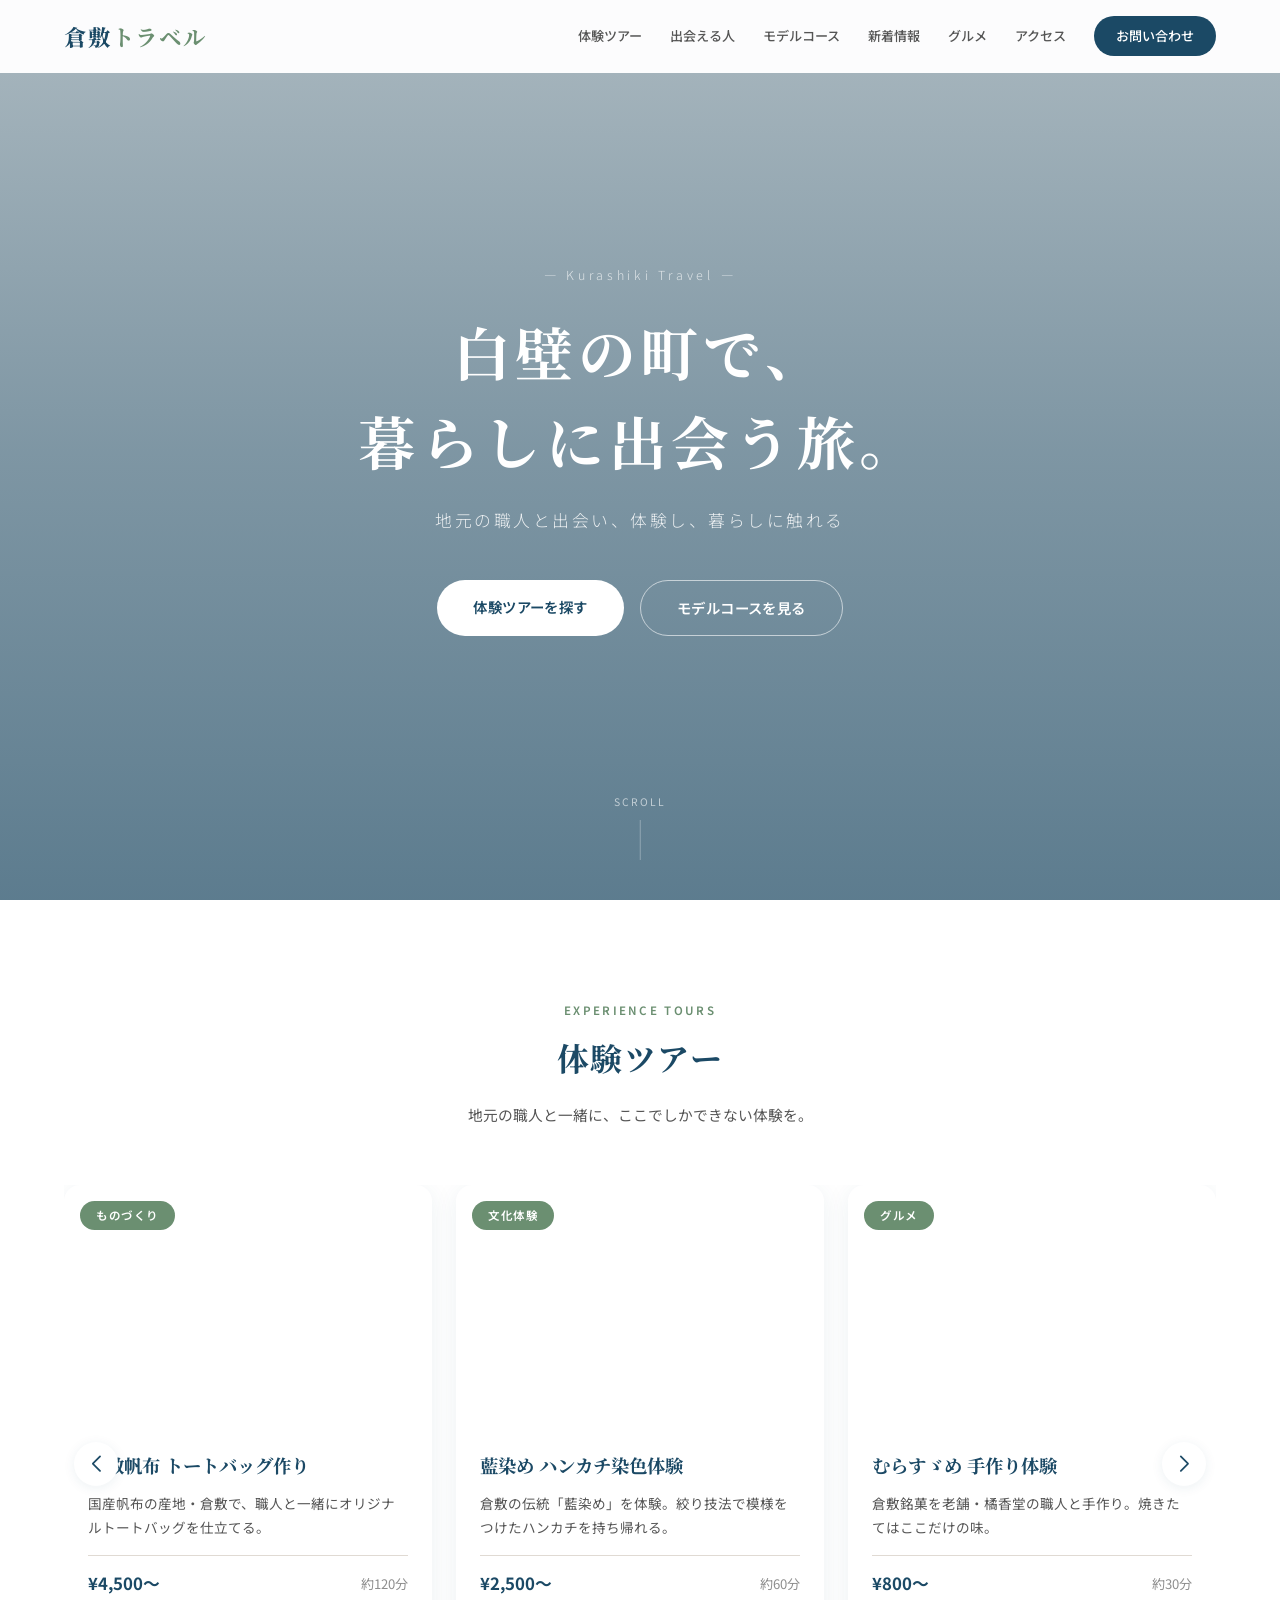
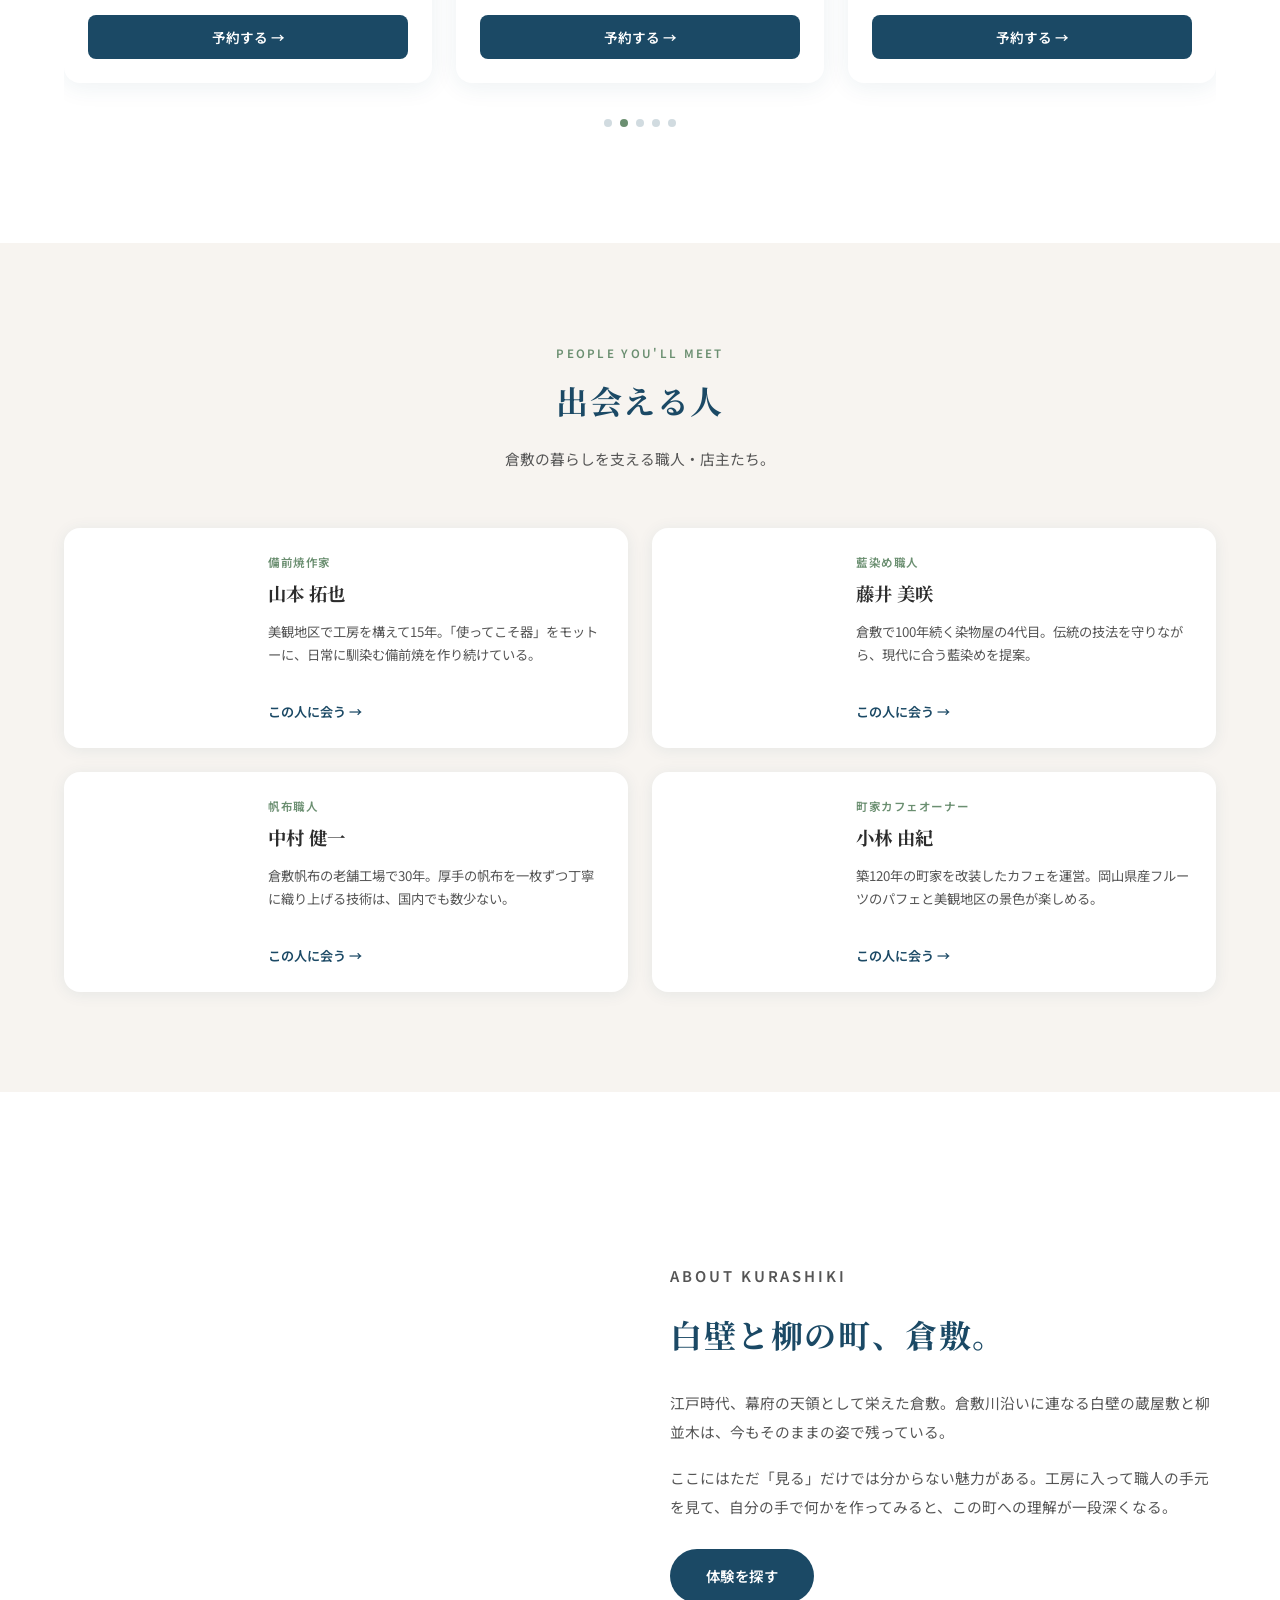
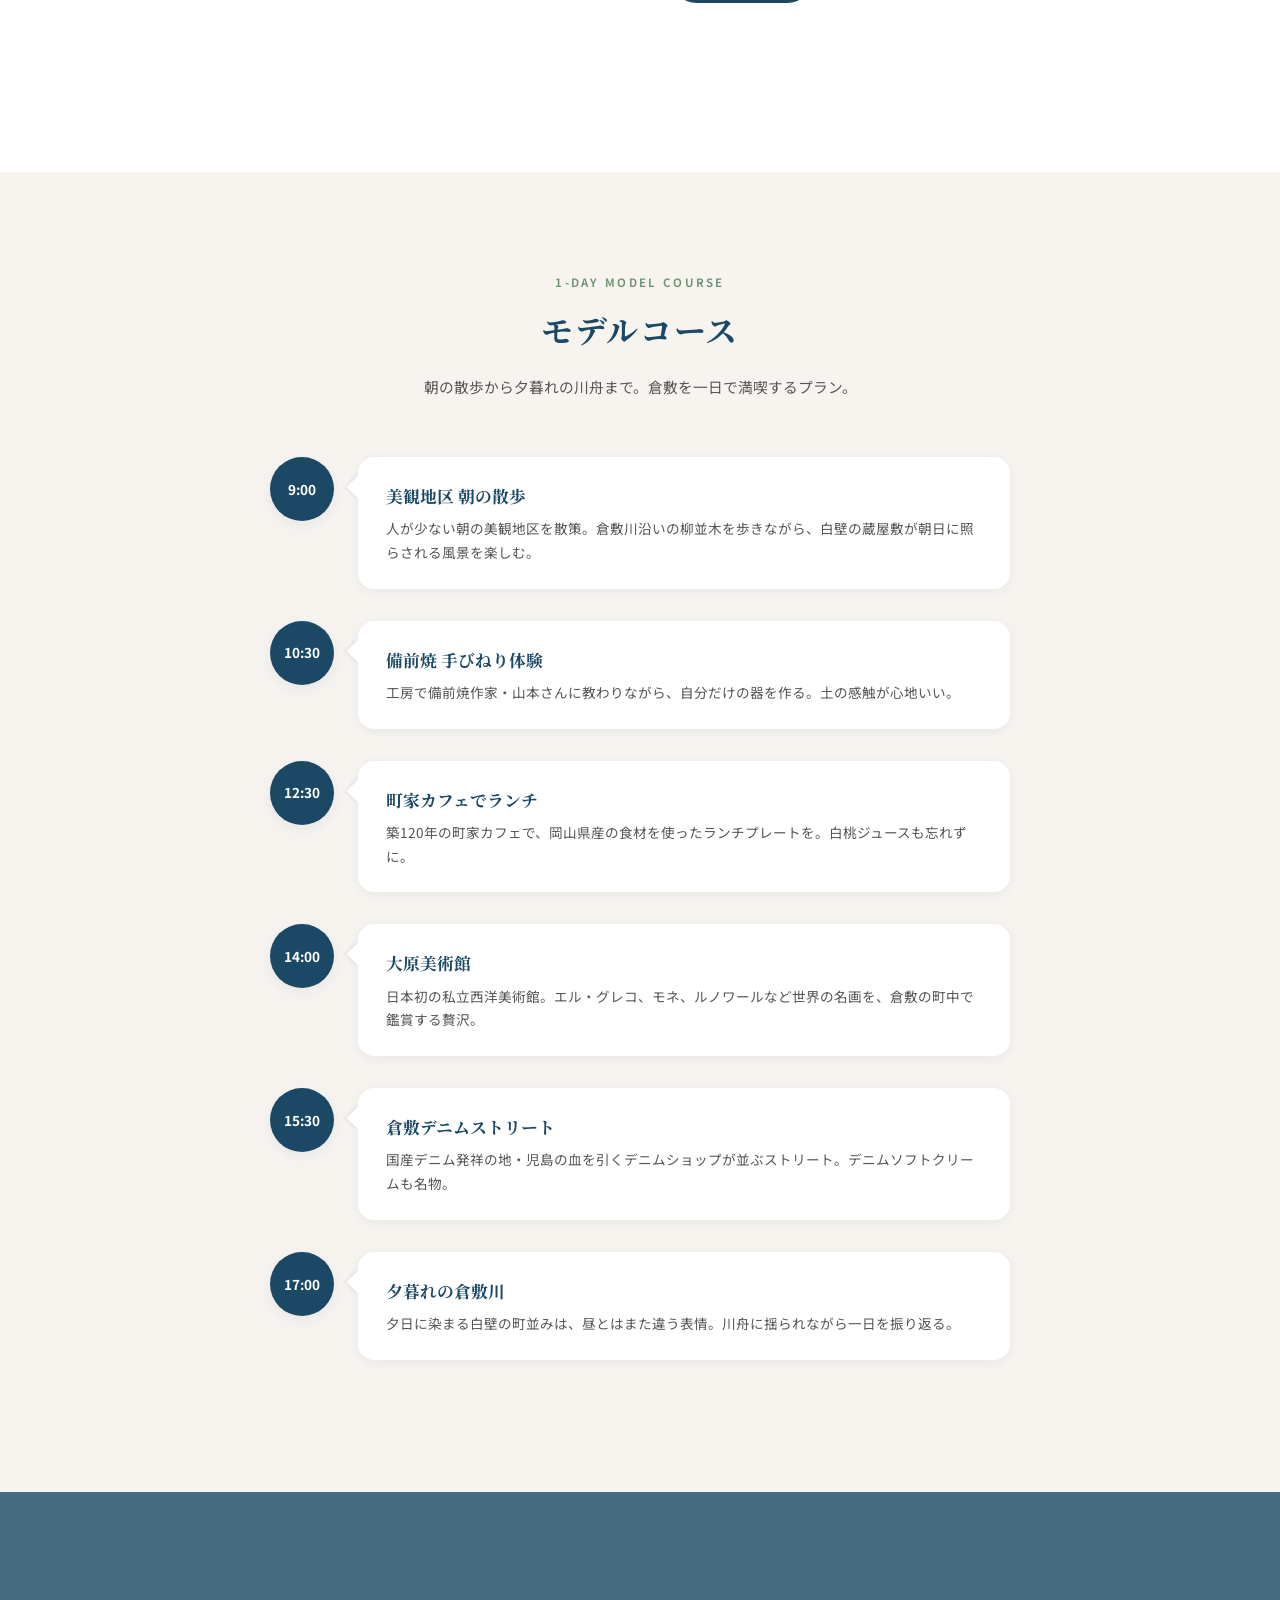
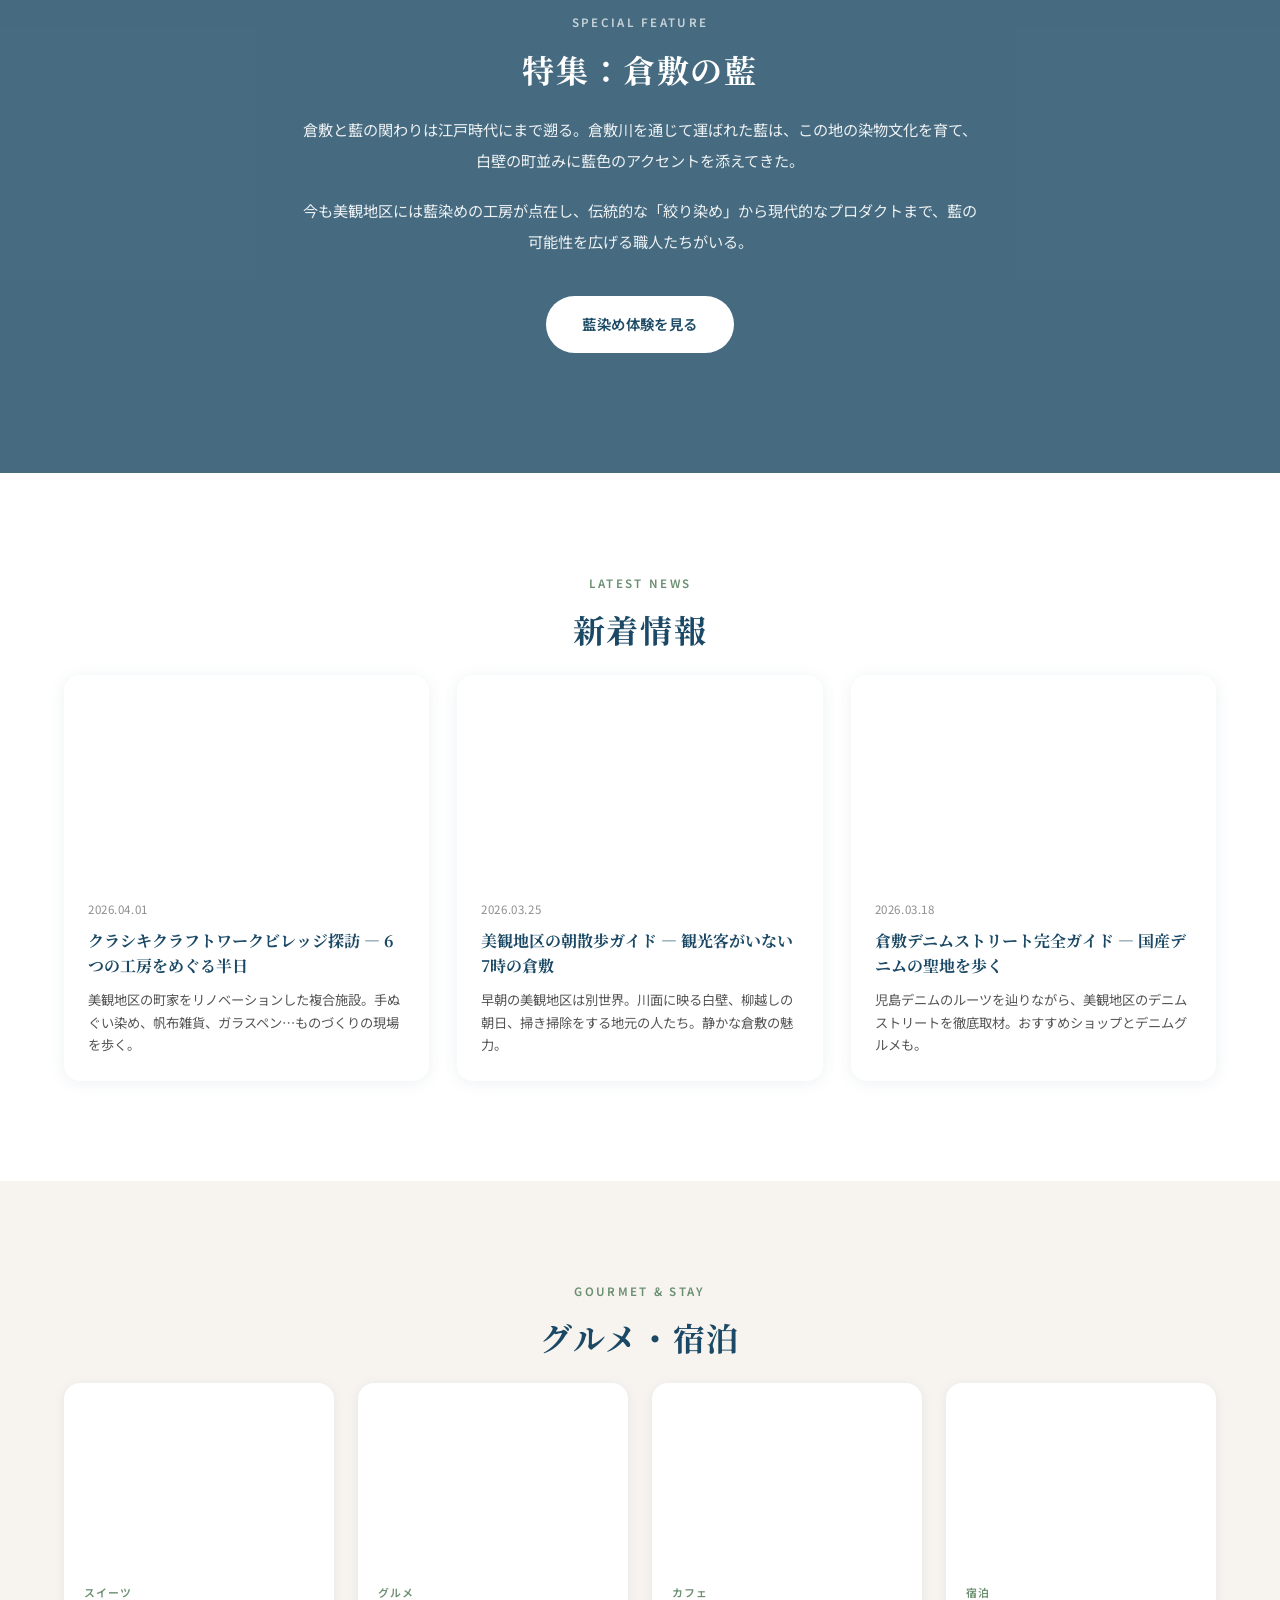
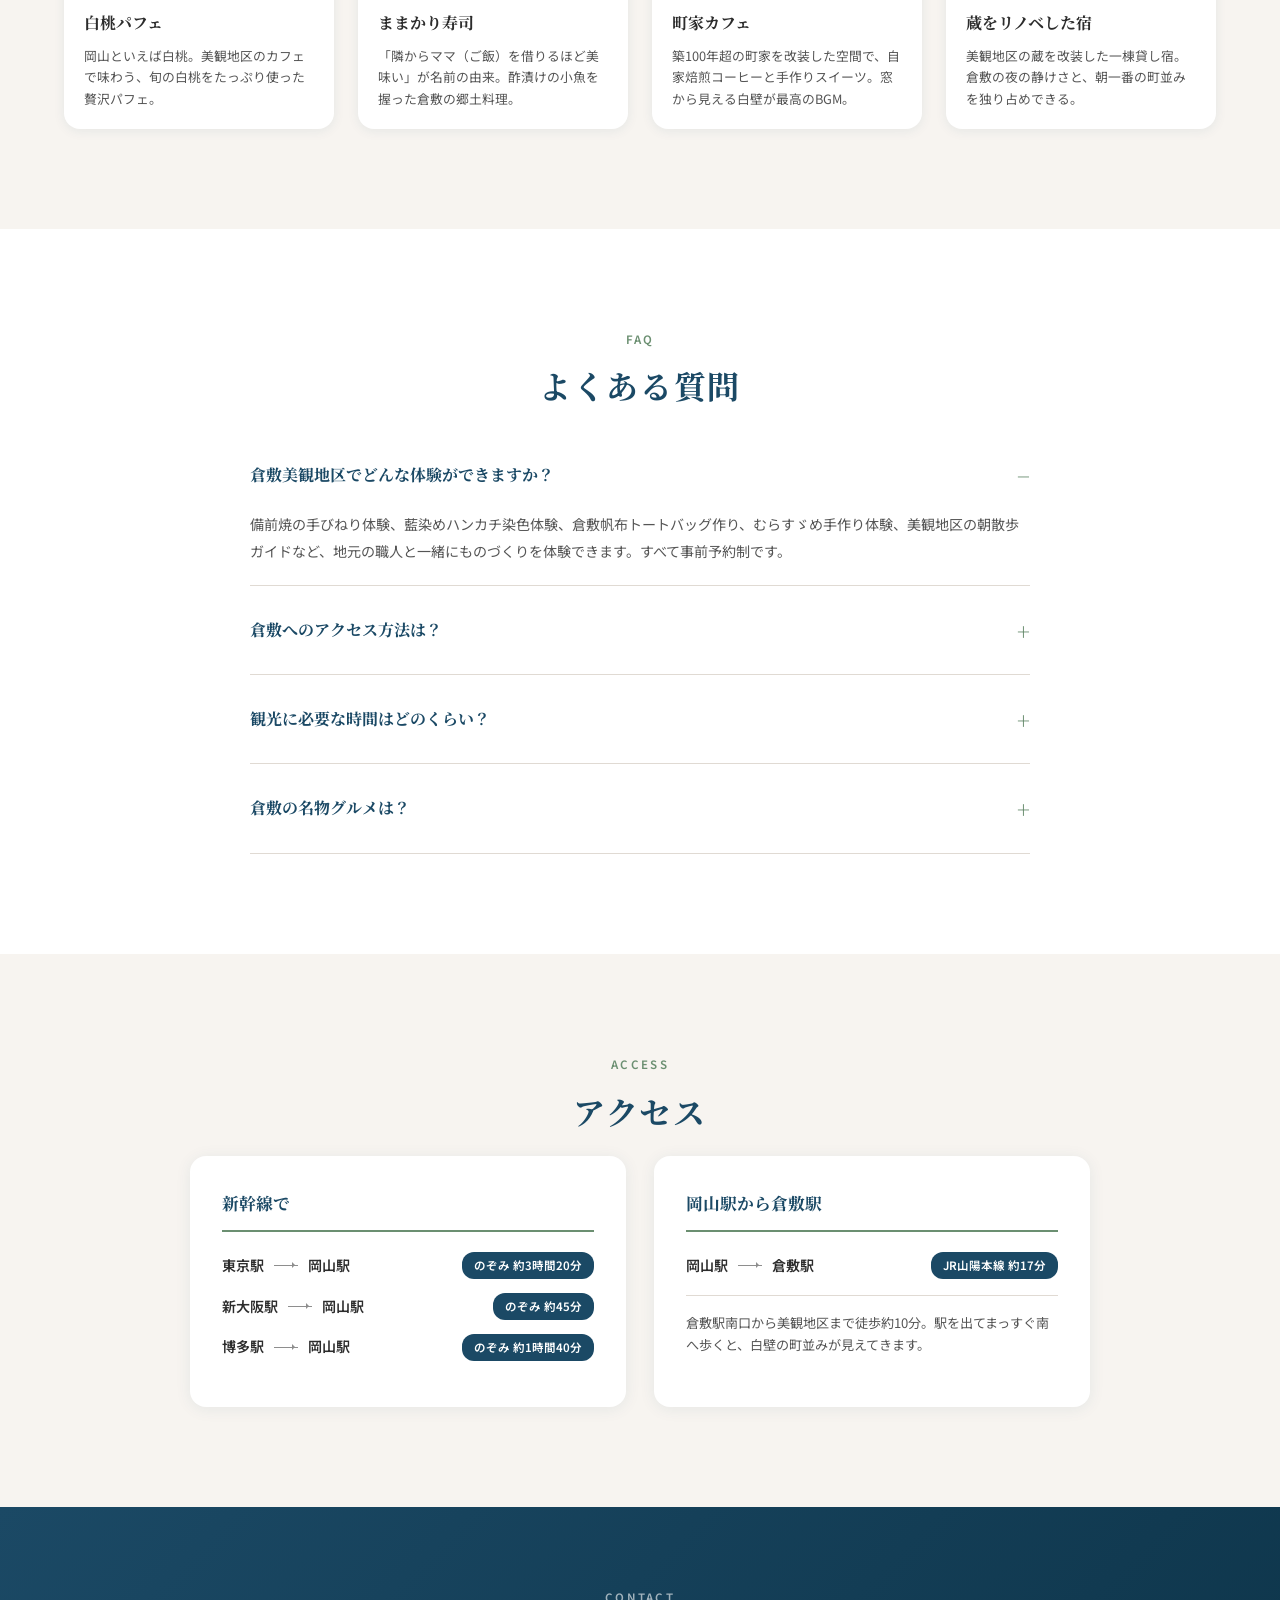
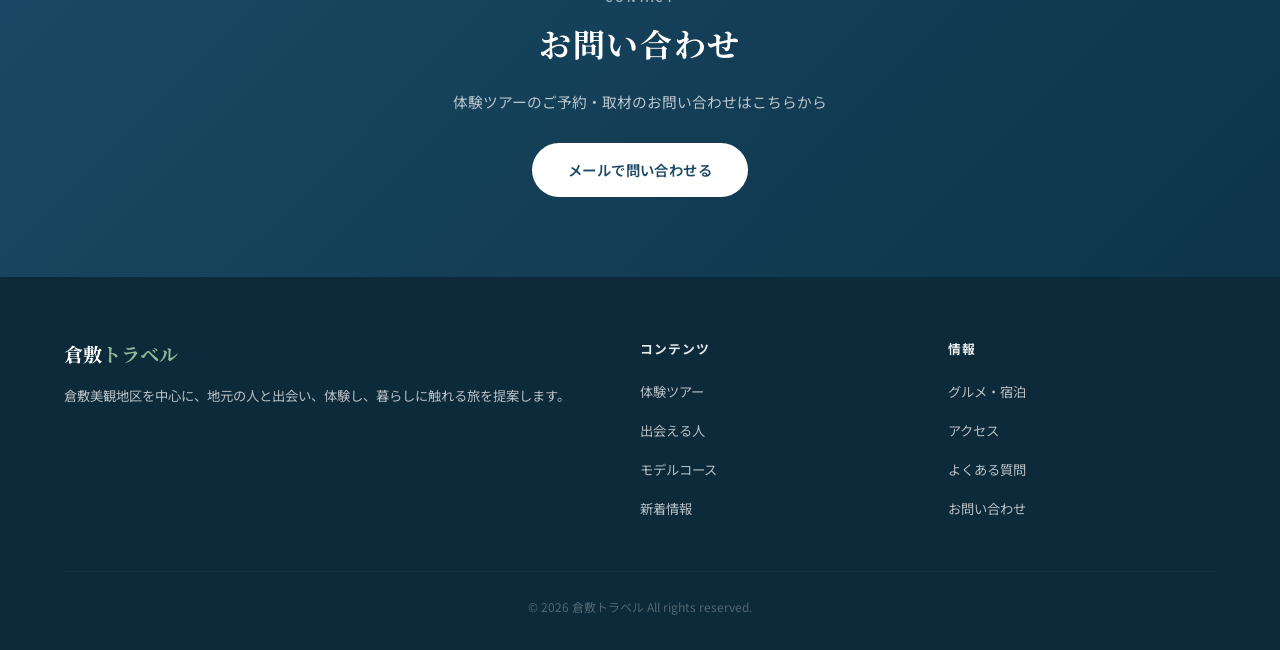
<file: index.html>
<!DOCTYPE html>
<html lang="ja" prefix="og: https://ogp.me/ns#">
<head>
  <meta charset="UTF-8">
  <meta name="viewport" content="width=device-width, initial-scale=1.0">
  <title>倉敷トラベル — 白壁の町で、暮らしに出会う旅。</title>
  <meta name="description" content="倉敷美観地区を中心に、地元の職人や店主と出会い、備前焼・藍染め・帆布づくりを体験できる観光サイト。モデルコース・グルメ・アクセス情報も。">
  <link rel="canonical" href="https://kurashiki-travel.pages.dev/">

  <!-- OGP -->
  <meta property="og:type" content="website">
  <meta property="og:title" content="倉敷トラベル — 白壁の町で、暮らしに出会う旅。">
  <meta property="og:description" content="倉敷美観地区を中心に、地元の職人と出会い、体験し、暮らしに触れる旅を提案します。">
  <meta property="og:url" content="https://kurashiki-travel.pages.dev/">
  <meta property="og:image" content="https://images.unsplash.com/photo-1580998691018-928097b4b7c4?w=1200&q=80">
  <meta property="og:site_name" content="倉敷トラベル">
  <meta property="og:locale" content="ja_JP">

  <!-- Twitter Card -->
  <meta name="twitter:card" content="summary_large_image">
  <meta name="twitter:title" content="倉敷トラベル — 白壁の町で、暮らしに出会う旅。">
  <meta name="twitter:description" content="倉敷美観地区を中心に、地元の職人と出会い、体験し、暮らしに触れる旅を提案します。">
  <meta name="twitter:image" content="https://images.unsplash.com/photo-1580998691018-928097b4b7c4?w=1200&q=80">

  <!-- Fonts & Swiper -->
  <link rel="preconnect" href="https://fonts.googleapis.com">
  <link rel="preconnect" href="https://fonts.gstatic.com" crossorigin>
  <link href="https://fonts.googleapis.com/css2?family=Noto+Sans+JP:wght@300;400;500;600;700&family=Noto+Serif+JP:wght@400;700&display=swap" rel="stylesheet">
  <link rel="stylesheet" href="https://cdn.jsdelivr.net/npm/swiper@11/swiper-bundle.min.css">
  <link rel="stylesheet" href="style.css">

  <!-- JSON-LD: Organization -->
  <script type="application/ld+json">
  {
    "@context": "https://schema.org",
    "@type": "TravelAgency",
    "name": "倉敷トラベル",
    "url": "https://kurashiki-travel.pages.dev",
    "description": "倉敷美観地区を中心に、地元の職人や店主と出会い、体験し、暮らしに触れる旅を提案します。",
    "address": {
      "@type": "PostalAddress",
      "addressLocality": "倉敷市",
      "addressRegion": "岡山県",
      "addressCountry": "JP"
    },
    "areaServed": {
      "@type": "City",
      "name": "倉敷市"
    }
  }
  </script>

  <!-- JSON-LD: TouristDestination -->
  <script type="application/ld+json">
  {
    "@context": "https://schema.org",
    "@type": "TouristDestination",
    "name": "倉敷美観地区",
    "description": "江戸時代の白壁の蔵屋敷と柳並木が残る歴史的町並み。大原美術館、倉敷アイビースクエア、デニムストリートなど見どころ多数。",
    "touristType": ["文化体験", "ものづくり体験", "まち歩き", "グルメ"],
    "geo": {
      "@type": "GeoCoordinates",
      "latitude": 34.5947,
      "longitude": 133.7714
    },
    "containedInPlace": {
      "@type": "City",
      "name": "倉敷市",
      "containedInPlace": {
        "@type": "State",
        "name": "岡山県"
      }
    }
  }
  </script>

  <!-- JSON-LD: FAQ (AIO対策) -->
  <script type="application/ld+json">
  {
    "@context": "https://schema.org",
    "@type": "FAQPage",
    "mainEntity": [
      {
        "@type": "Question",
        "name": "倉敷美観地区でどんな体験ができますか？",
        "acceptedAnswer": {
          "@type": "Answer",
          "text": "備前焼の手びねり体験、藍染めハンカチ染色体験、倉敷帆布トートバッグ作り、むらすゞめ手作り体験、美観地区の朝散歩ガイドなど、地元の職人と一緒にものづくりを体験できます。"
        }
      },
      {
        "@type": "Question",
        "name": "倉敷へのアクセス方法は？",
        "acceptedAnswer": {
          "@type": "Answer",
          "text": "新幹線で岡山駅まで（東京から約3時間20分、新大阪から約45分）、岡山駅からJR山陽本線で倉敷駅まで約17分。倉敷駅南口から美観地区まで徒歩約10分です。"
        }
      },
      {
        "@type": "Question",
        "name": "倉敷美観地区の観光に必要な時間は？",
        "acceptedAnswer": {
          "@type": "Answer",
          "text": "美観地区の散策だけなら2〜3時間、体験ツアーや大原美術館を含めると1日コースがおすすめです。朝の散歩から夕暮れの川舟まで、時間帯ごとに違う表情を楽しめます。"
        }
      },
      {
        "@type": "Question",
        "name": "倉敷の名物グルメは？",
        "acceptedAnswer": {
          "@type": "Answer",
          "text": "ままかり寿司（酢漬けの小魚の郷土料理）、白桃パフェ（岡山県産白桃を使用）、むらすゞめ（倉敷銘菓）、デニムソフトクリーム（デニムストリート名物）などが人気です。"
        }
      }
    ]
  }
  </script>
</head>
<body>

<!-- ===== Header ===== -->
<header class="header" role="banner">
  <div class="header-inner">
    <a href="/" class="logo">倉敷<span>トラベル</span></a>
    <nav class="nav" role="navigation" aria-label="メインナビゲーション">
      <a href="#tours">体験ツアー</a>
      <a href="#people">出会える人</a>
      <a href="#course">モデルコース</a>
      <a href="#blog">新着情報</a>
      <a href="#gourmet">グルメ</a>
      <a href="#access">アクセス</a>
      <a href="#contact" class="nav-contact">お問い合わせ</a>
    </nav>
    <button class="hamburger" aria-label="メニューを開く" aria-expanded="false">
      <span></span><span></span><span></span>
    </button>
  </div>
</header>

<!-- Mobile Nav -->
<div class="mobile-nav" role="dialog" aria-label="モバイルメニュー">
  <button class="mobile-nav-close" aria-label="メニューを閉じる">✕</button>
  <a href="#tours">体験ツアー</a>
  <a href="#people">出会える人</a>
  <a href="#course">モデルコース</a>
  <a href="#blog">新着情報</a>
  <a href="#gourmet">グルメ</a>
  <a href="#access">アクセス</a>
  <a href="#contact">お問い合わせ</a>
</div>

<!-- ===== Hero ===== -->
<section class="hero" aria-label="メインビジュアル">
  <div class="hero-slides">
    <div class="hero-slide active" style="background-image:url('https://images.unsplash.com/photo-1580998691018-928097b4b7c4?w=1920&q=80')"></div>
    <div class="hero-slide" style="background-image:url('https://images.unsplash.com/photo-1528360983277-13d401cdc186?w=1920&q=80')"></div>
    <div class="hero-slide" style="background-image:url('https://images.unsplash.com/photo-1513364776144-60967b0f800f?w=1920&q=80')"></div>
  </div>
  <div class="hero-overlay"></div>
  <div class="hero-content">
    <p class="hero-label">— Kurashiki Travel —</p>
    <h1 class="hero-tagline">白壁の町で、<br>暮らしに出会う旅。</h1>
    <p class="hero-sub">地元の職人と出会い、体験し、暮らしに触れる</p>
    <div class="hero-actions">
      <a href="#tours" class="btn btn-white">体験ツアーを探す</a>
      <a href="#course" class="btn btn-ghost">モデルコースを見る</a>
    </div>
  </div>
  <div class="hero-scroll">
    <span>SCROLL</span>
    <div class="hero-scroll-line"></div>
  </div>
</section>

<!-- ===== 体験ツアー ===== -->
<section id="tours" class="section tours">
  <div class="container">
    <p class="section-label fade-in">EXPERIENCE TOURS</p>
    <h2 class="section-title fade-in">体験ツアー</h2>
    <p class="section-lead fade-in">地元の職人と一緒に、ここでしかできない体験を。</p>

    <div class="swiper tour-swiper fade-in">
      <div class="swiper-wrapper">

        <div class="swiper-slide">
          <article class="tour-card">
            <div class="tour-card-img" style="background-image:url('https://images.unsplash.com/photo-1565610222536-ef125c59da2e?w=600&q=80')">
              <span class="tour-card-tag">人気</span>
            </div>
            <div class="tour-card-body">
              <h3 class="tour-card-title">備前焼 手びねり体験</h3>
              <p class="tour-card-desc">美観地区内の工房で、備前焼の土に触れる。世界にひとつだけの器を自分の手で。</p>
              <div class="tour-card-meta">
                <span class="tour-card-price">¥3,800〜</span>
                <span class="tour-card-duration">約90分</span>
              </div>
              <a href="#contact" class="tour-card-btn">予約する →</a>
            </div>
          </article>
        </div>

        <div class="swiper-slide">
          <article class="tour-card">
            <div class="tour-card-img" style="background-image:url('https://images.unsplash.com/photo-1558618666-fcd25c85f82e?w=600&q=80')">
              <span class="tour-card-tag">ものづくり</span>
            </div>
            <div class="tour-card-body">
              <h3 class="tour-card-title">倉敷帆布 トートバッグ作り</h3>
              <p class="tour-card-desc">国産帆布の産地・倉敷で、職人と一緒にオリジナルトートバッグを仕立てる。</p>
              <div class="tour-card-meta">
                <span class="tour-card-price">¥4,500〜</span>
                <span class="tour-card-duration">約120分</span>
              </div>
              <a href="#contact" class="tour-card-btn">予約する →</a>
            </div>
          </article>
        </div>

        <div class="swiper-slide">
          <article class="tour-card">
            <div class="tour-card-img" style="background-image:url('https://images.unsplash.com/photo-1594736797933-d0501ba2fe65?w=600&q=80')">
              <span class="tour-card-tag">文化体験</span>
            </div>
            <div class="tour-card-body">
              <h3 class="tour-card-title">藍染め ハンカチ染色体験</h3>
              <p class="tour-card-desc">倉敷の伝統「藍染め」を体験。絞り技法で模様をつけたハンカチを持ち帰れる。</p>
              <div class="tour-card-meta">
                <span class="tour-card-price">¥2,500〜</span>
                <span class="tour-card-duration">約60分</span>
              </div>
              <a href="#contact" class="tour-card-btn">予約する →</a>
            </div>
          </article>
        </div>

        <div class="swiper-slide">
          <article class="tour-card">
            <div class="tour-card-img" style="background-image:url('https://images.unsplash.com/photo-1551632436-cbf8dd35adfa?w=600&q=80')">
              <span class="tour-card-tag">グルメ</span>
            </div>
            <div class="tour-card-body">
              <h3 class="tour-card-title">むらすゞめ 手作り体験</h3>
              <p class="tour-card-desc">倉敷銘菓を老舗・橘香堂の職人と手作り。焼きたてはここだけの味。</p>
              <div class="tour-card-meta">
                <span class="tour-card-price">¥800〜</span>
                <span class="tour-card-duration">約30分</span>
              </div>
              <a href="#contact" class="tour-card-btn">予約する →</a>
            </div>
          </article>
        </div>

        <div class="swiper-slide">
          <article class="tour-card">
            <div class="tour-card-img" style="background-image:url('https://images.unsplash.com/photo-1524413840807-0c3cb6fa808d?w=600&q=80')">
              <span class="tour-card-tag">まち歩き</span>
            </div>
            <div class="tour-card-body">
              <h3 class="tour-card-title">美観地区 朝の暮らし散歩</h3>
              <p class="tour-card-desc">観光客がいない早朝を地元ガイドと歩く。町に住む人の日常に触れる1時間。</p>
              <div class="tour-card-meta">
                <span class="tour-card-price">¥1,500〜</span>
                <span class="tour-card-duration">約60分</span>
              </div>
              <a href="#contact" class="tour-card-btn">予約する →</a>
            </div>
          </article>
        </div>

      </div>
      <div class="swiper-pagination"></div>
      <div class="swiper-button-prev"></div>
      <div class="swiper-button-next"></div>
    </div>
  </div>
</section>

<!-- ===== 出会える人 ===== -->
<section id="people" class="section people">
  <div class="container">
    <p class="section-label fade-in">PEOPLE YOU'LL MEET</p>
    <h2 class="section-title fade-in">出会える人</h2>
    <p class="section-lead fade-in">倉敷の暮らしを支える職人・店主たち。</p>

    <div class="people-grid">
      <a href="#" class="person-card fade-in">
        <div class="person-img" style="background-image:url('https://images.unsplash.com/photo-1556157382-97eda2d62296?w=400&q=80')"></div>
        <div class="person-info">
          <span class="person-role">備前焼作家</span>
          <h3 class="person-name">山本 拓也</h3>
          <p class="person-desc">美観地区で工房を構えて15年。「使ってこそ器」をモットーに、日常に馴染む備前焼を作り続けている。</p>
          <span class="person-link">この人に会う →</span>
        </div>
      </a>

      <a href="#" class="person-card fade-in">
        <div class="person-img" style="background-image:url('https://images.unsplash.com/photo-1580489944761-15a19d654956?w=400&q=80')"></div>
        <div class="person-info">
          <span class="person-role">藍染め職人</span>
          <h3 class="person-name">藤井 美咲</h3>
          <p class="person-desc">倉敷で100年続く染物屋の4代目。伝統の技法を守りながら、現代に合う藍染めを提案。</p>
          <span class="person-link">この人に会う →</span>
        </div>
      </a>

      <a href="#" class="person-card fade-in">
        <div class="person-img" style="background-image:url('https://images.unsplash.com/photo-1507003211169-0a1dd7228f2d?w=400&q=80')"></div>
        <div class="person-info">
          <span class="person-role">帆布職人</span>
          <h3 class="person-name">中村 健一</h3>
          <p class="person-desc">倉敷帆布の老舗工場で30年。厚手の帆布を一枚ずつ丁寧に織り上げる技術は、国内でも数少ない。</p>
          <span class="person-link">この人に会う →</span>
        </div>
      </a>

      <a href="#" class="person-card fade-in">
        <div class="person-img" style="background-image:url('https://images.unsplash.com/photo-1573497019940-1c28c88b4f3e?w=400&q=80')"></div>
        <div class="person-info">
          <span class="person-role">町家カフェオーナー</span>
          <h3 class="person-name">小林 由紀</h3>
          <p class="person-desc">築120年の町家を改装したカフェを運営。岡山県産フルーツのパフェと美観地区の景色が楽しめる。</p>
          <span class="person-link">この人に会う →</span>
        </div>
      </a>
    </div>
  </div>
</section>

<!-- ===== 倉敷の魅力（参考サイト風の写真+テキスト） ===== -->
<section class="section about-kurashiki">
  <div class="container">
    <div class="about-grid fade-in">
      <div class="about-img" style="background-image:url('https://images.unsplash.com/photo-1580998691018-928097b4b7c4?w=800&q=80')"></div>
      <div class="about-text">
        <p class="section-label">ABOUT KURASHIKI</p>
        <h2 class="section-title" style="text-align:left;">白壁と柳の町、倉敷。</h2>
        <p>江戸時代、幕府の天領として栄えた倉敷。倉敷川沿いに連なる白壁の蔵屋敷と柳並木は、今もそのままの姿で残っている。</p>
        <p>ここにはただ「見る」だけでは分からない魅力がある。工房に入って職人の手元を見て、自分の手で何かを作ってみると、この町への理解が一段深くなる。</p>
        <a href="#tours" class="btn btn-primary">体験を探す</a>
      </div>
    </div>
  </div>
</section>

<!-- ===== モデルコース ===== -->
<section id="course" class="section course">
  <div class="container">
    <p class="section-label fade-in">1-DAY MODEL COURSE</p>
    <h2 class="section-title fade-in">モデルコース</h2>
    <p class="section-lead fade-in">朝の散歩から夕暮れの川舟まで。倉敷を一日で満喫するプラン。</p>
    <div class="course-timeline fade-in">
      <div class="course-item">
        <div class="course-time-badge">9:00</div>
        <div class="course-item-content">
          <h3 class="course-item-title">美観地区 朝の散歩</h3>
          <p class="course-item-desc">人が少ない朝の美観地区を散策。倉敷川沿いの柳並木を歩きながら、白壁の蔵屋敷が朝日に照らされる風景を楽しむ。</p>
        </div>
      </div>
      <div class="course-item">
        <div class="course-time-badge">10:30</div>
        <div class="course-item-content">
          <h3 class="course-item-title">備前焼 手びねり体験</h3>
          <p class="course-item-desc">工房で備前焼作家・山本さんに教わりながら、自分だけの器を作る。土の感触が心地いい。</p>
        </div>
      </div>
      <div class="course-item">
        <div class="course-time-badge">12:30</div>
        <div class="course-item-content">
          <h3 class="course-item-title">町家カフェでランチ</h3>
          <p class="course-item-desc">築120年の町家カフェで、岡山県産の食材を使ったランチプレートを。白桃ジュースも忘れずに。</p>
        </div>
      </div>
      <div class="course-item">
        <div class="course-time-badge">14:00</div>
        <div class="course-item-content">
          <h3 class="course-item-title">大原美術館</h3>
          <p class="course-item-desc">日本初の私立西洋美術館。エル・グレコ、モネ、ルノワールなど世界の名画を、倉敷の町中で鑑賞する贅沢。</p>
        </div>
      </div>
      <div class="course-item">
        <div class="course-time-badge">15:30</div>
        <div class="course-item-content">
          <h3 class="course-item-title">倉敷デニムストリート</h3>
          <p class="course-item-desc">国産デニム発祥の地・児島の血を引くデニムショップが並ぶストリート。デニムソフトクリームも名物。</p>
        </div>
      </div>
      <div class="course-item">
        <div class="course-time-badge">17:00</div>
        <div class="course-item-content">
          <h3 class="course-item-title">夕暮れの倉敷川</h3>
          <p class="course-item-desc">夕日に染まる白壁の町並みは、昼とはまた違う表情。川舟に揺られながら一日を振り返る。</p>
        </div>
      </div>
    </div>
  </div>
</section>

<!-- ===== 特集 ===== -->
<section class="section feature">
  <div class="feature-bg" style="background-image:url('https://images.unsplash.com/photo-1594736797933-d0501ba2fe65?w=1920&q=80')"></div>
  <div class="feature-overlay"></div>
  <div class="container feature-inner">
    <p class="section-label fade-in" style="color:rgba(255,255,255,0.7);">SPECIAL FEATURE</p>
    <h2 class="section-title fade-in" style="color:#fff;">特集：倉敷の藍</h2>
    <div class="feature-content fade-in">
      <p>倉敷と藍の関わりは江戸時代にまで遡る。倉敷川を通じて運ばれた藍は、この地の染物文化を育て、白壁の町並みに藍色のアクセントを添えてきた。</p>
      <p>今も美観地区には藍染めの工房が点在し、伝統的な「絞り染め」から現代的なプロダクトまで、藍の可能性を広げる職人たちがいる。</p>
      <a href="#" class="btn btn-white">藍染め体験を見る</a>
    </div>
  </div>
</section>

<!-- ===== 新着情報 / ブログ ===== -->
<section id="blog" class="section blog">
  <div class="container">
    <p class="section-label fade-in">LATEST NEWS</p>
    <h2 class="section-title fade-in">新着情報</h2>
    <div class="blog-grid">

      <a href="blog/craft-work-village.html" class="blog-card fade-in">
        <div class="blog-card-img" style="background-image:url('https://images.unsplash.com/photo-1513364776144-60967b0f800f?w=600&q=80')"></div>
        <div class="blog-card-body">
          <p class="blog-card-date">2026.04.01</p>
          <h3 class="blog-card-title">クラシキクラフトワークビレッジ探訪 — 6つの工房をめぐる半日</h3>
          <p class="blog-card-excerpt">美観地区の町家をリノベーションした複合施設。手ぬぐい染め、帆布雑貨、ガラスペン…ものづくりの現場を歩く。</p>
        </div>
      </a>

      <a href="blog/morning-walk.html" class="blog-card fade-in">
        <div class="blog-card-img" style="background-image:url('https://images.unsplash.com/photo-1528360983277-13d401cdc186?w=600&q=80')"></div>
        <div class="blog-card-body">
          <p class="blog-card-date">2026.03.25</p>
          <h3 class="blog-card-title">美観地区の朝散歩ガイド — 観光客がいない7時の倉敷</h3>
          <p class="blog-card-excerpt">早朝の美観地区は別世界。川面に映る白壁、柳越しの朝日、掃き掃除をする地元の人たち。静かな倉敷の魅力。</p>
        </div>
      </a>

      <a href="blog/denim-street.html" class="blog-card fade-in">
        <div class="blog-card-img" style="background-image:url('https://images.unsplash.com/photo-1582552938357-32b906df40cb?w=600&q=80')"></div>
        <div class="blog-card-body">
          <p class="blog-card-date">2026.03.18</p>
          <h3 class="blog-card-title">倉敷デニムストリート完全ガイド — 国産デニムの聖地を歩く</h3>
          <p class="blog-card-excerpt">児島デニムのルーツを辿りながら、美観地区のデニムストリートを徹底取材。おすすめショップとデニムグルメも。</p>
        </div>
      </a>

    </div>
  </div>
</section>

<!-- ===== グルメ・宿泊 ===== -->
<section id="gourmet" class="section gourmet">
  <div class="container">
    <p class="section-label fade-in">GOURMET & STAY</p>
    <h2 class="section-title fade-in">グルメ・宿泊</h2>
    <div class="gourmet-grid">
      <div class="gourmet-card fade-in">
        <div class="gourmet-card-img" style="background-image:url('https://images.unsplash.com/photo-1551024506-0bccd828d307?w=400&q=80')"></div>
        <div class="gourmet-card-body">
          <p class="gourmet-card-cat">スイーツ</p>
          <h3 class="gourmet-card-title">白桃パフェ</h3>
          <p class="gourmet-card-desc">岡山といえば白桃。美観地区のカフェで味わう、旬の白桃をたっぷり使った贅沢パフェ。</p>
        </div>
      </div>
      <div class="gourmet-card fade-in">
        <div class="gourmet-card-img" style="background-image:url('https://images.unsplash.com/photo-1555126634-323283e090fa?w=400&q=80')"></div>
        <div class="gourmet-card-body">
          <p class="gourmet-card-cat">グルメ</p>
          <h3 class="gourmet-card-title">ままかり寿司</h3>
          <p class="gourmet-card-desc">「隣からママ（ご飯）を借りるほど美味い」が名前の由来。酢漬けの小魚を握った倉敷の郷土料理。</p>
        </div>
      </div>
      <div class="gourmet-card fade-in">
        <div class="gourmet-card-img" style="background-image:url('https://images.unsplash.com/photo-1534040385115-33dcb3acba5b?w=400&q=80')"></div>
        <div class="gourmet-card-body">
          <p class="gourmet-card-cat">カフェ</p>
          <h3 class="gourmet-card-title">町家カフェ</h3>
          <p class="gourmet-card-desc">築100年超の町家を改装した空間で、自家焙煎コーヒーと手作りスイーツ。窓から見える白壁が最高のBGM。</p>
        </div>
      </div>
      <div class="gourmet-card fade-in">
        <div class="gourmet-card-img" style="background-image:url('https://images.unsplash.com/photo-1566073771259-6a8506099945?w=400&q=80')"></div>
        <div class="gourmet-card-body">
          <p class="gourmet-card-cat">宿泊</p>
          <h3 class="gourmet-card-title">蔵をリノベした宿</h3>
          <p class="gourmet-card-desc">美観地区の蔵を改装した一棟貸し宿。倉敷の夜の静けさと、朝一番の町並みを独り占めできる。</p>
        </div>
      </div>
    </div>
  </div>
</section>

<!-- ===== FAQ（AIO対策） ===== -->
<section id="faq" class="section faq">
  <div class="container">
    <p class="section-label fade-in">FAQ</p>
    <h2 class="section-title fade-in">よくある質問</h2>
    <div class="faq-list fade-in">
      <details class="faq-item" open>
        <summary>倉敷美観地区でどんな体験ができますか？</summary>
        <p>備前焼の手びねり体験、藍染めハンカチ染色体験、倉敷帆布トートバッグ作り、むらすゞめ手作り体験、美観地区の朝散歩ガイドなど、地元の職人と一緒にものづくりを体験できます。すべて事前予約制です。</p>
      </details>
      <details class="faq-item">
        <summary>倉敷へのアクセス方法は？</summary>
        <p>新幹線で岡山駅まで（東京から約3時間20分、新大阪から約45分）、岡山駅からJR山陽本線で倉敷駅まで約17分。倉敷駅南口から美観地区まで徒歩約10分です。</p>
      </details>
      <details class="faq-item">
        <summary>観光に必要な時間はどのくらい？</summary>
        <p>美観地区の散策だけなら2〜3時間。体験ツアーや大原美術館を含めると1日コースがおすすめです。朝の散歩から夕暮れの川舟まで、時間帯ごとに違う表情を楽しめます。</p>
      </details>
      <details class="faq-item">
        <summary>倉敷の名物グルメは？</summary>
        <p>ままかり寿司（酢漬けの小魚の郷土料理）、白桃パフェ（岡山県産白桃を使用）、むらすゞめ（倉敷銘菓）、デニムソフトクリーム（デニムストリート名物）などが人気です。</p>
      </details>
    </div>
  </div>
</section>

<!-- ===== アクセス ===== -->
<section id="access" class="section access">
  <div class="container">
    <p class="section-label fade-in">ACCESS</p>
    <h2 class="section-title fade-in">アクセス</h2>
    <div class="access-grid fade-in">
      <div class="access-card">
        <h3>新幹線で</h3>
        <div class="access-route">
          <span class="access-from">東京駅</span>
          <span class="access-arrow"></span>
          <span class="access-to">岡山駅</span>
          <span class="access-time">のぞみ 約3時間20分</span>
        </div>
        <div class="access-route">
          <span class="access-from">新大阪駅</span>
          <span class="access-arrow"></span>
          <span class="access-to">岡山駅</span>
          <span class="access-time">のぞみ 約45分</span>
        </div>
        <div class="access-route">
          <span class="access-from">博多駅</span>
          <span class="access-arrow"></span>
          <span class="access-to">岡山駅</span>
          <span class="access-time">のぞみ 約1時間40分</span>
        </div>
      </div>
      <div class="access-card">
        <h3>岡山駅から倉敷駅</h3>
        <div class="access-route">
          <span class="access-from">岡山駅</span>
          <span class="access-arrow"></span>
          <span class="access-to">倉敷駅</span>
          <span class="access-time">JR山陽本線 約17分</span>
        </div>
        <p class="access-note">倉敷駅南口から美観地区まで徒歩約10分。駅を出てまっすぐ南へ歩くと、白壁の町並みが見えてきます。</p>
      </div>
    </div>
  </div>
</section>

<!-- ===== Contact ===== -->
<section id="contact" class="section contact-section">
  <div class="container">
    <div class="contact-inner fade-in">
      <p class="section-label" style="color:rgba(255,255,255,0.6);">CONTACT</p>
      <h2 class="section-title" style="color:#fff;">お問い合わせ</h2>
      <p class="contact-desc">体験ツアーのご予約・取材のお問い合わせはこちらから</p>
      <a href="mailto:info@kurashiki-travel.pages.dev" class="btn btn-white">メールで問い合わせる</a>
    </div>
  </div>
</section>

<!-- ===== Footer ===== -->
<footer class="footer" role="contentinfo">
  <div class="container">
    <div class="footer-grid">
      <div>
        <p class="footer-brand">倉敷<span>トラベル</span></p>
        <p class="footer-desc">倉敷美観地区を中心に、地元の人と出会い、体験し、暮らしに触れる旅を提案します。</p>
      </div>
      <div>
        <h4>コンテンツ</h4>
        <ul>
          <li><a href="#tours">体験ツアー</a></li>
          <li><a href="#people">出会える人</a></li>
          <li><a href="#course">モデルコース</a></li>
          <li><a href="#blog">新着情報</a></li>
        </ul>
      </div>
      <div>
        <h4>情報</h4>
        <ul>
          <li><a href="#gourmet">グルメ・宿泊</a></li>
          <li><a href="#access">アクセス</a></li>
          <li><a href="#faq">よくある質問</a></li>
          <li><a href="#contact">お問い合わせ</a></li>
        </ul>
      </div>
    </div>
    <div class="footer-bottom">
      <p>&copy; 2026 倉敷トラベル All rights reserved.</p>
    </div>
  </div>
</footer>

<script src="https://cdn.jsdelivr.net/npm/swiper@11/swiper-bundle.min.js"></script>
<script src="script.js"></script>
</body>
</html>
</file>
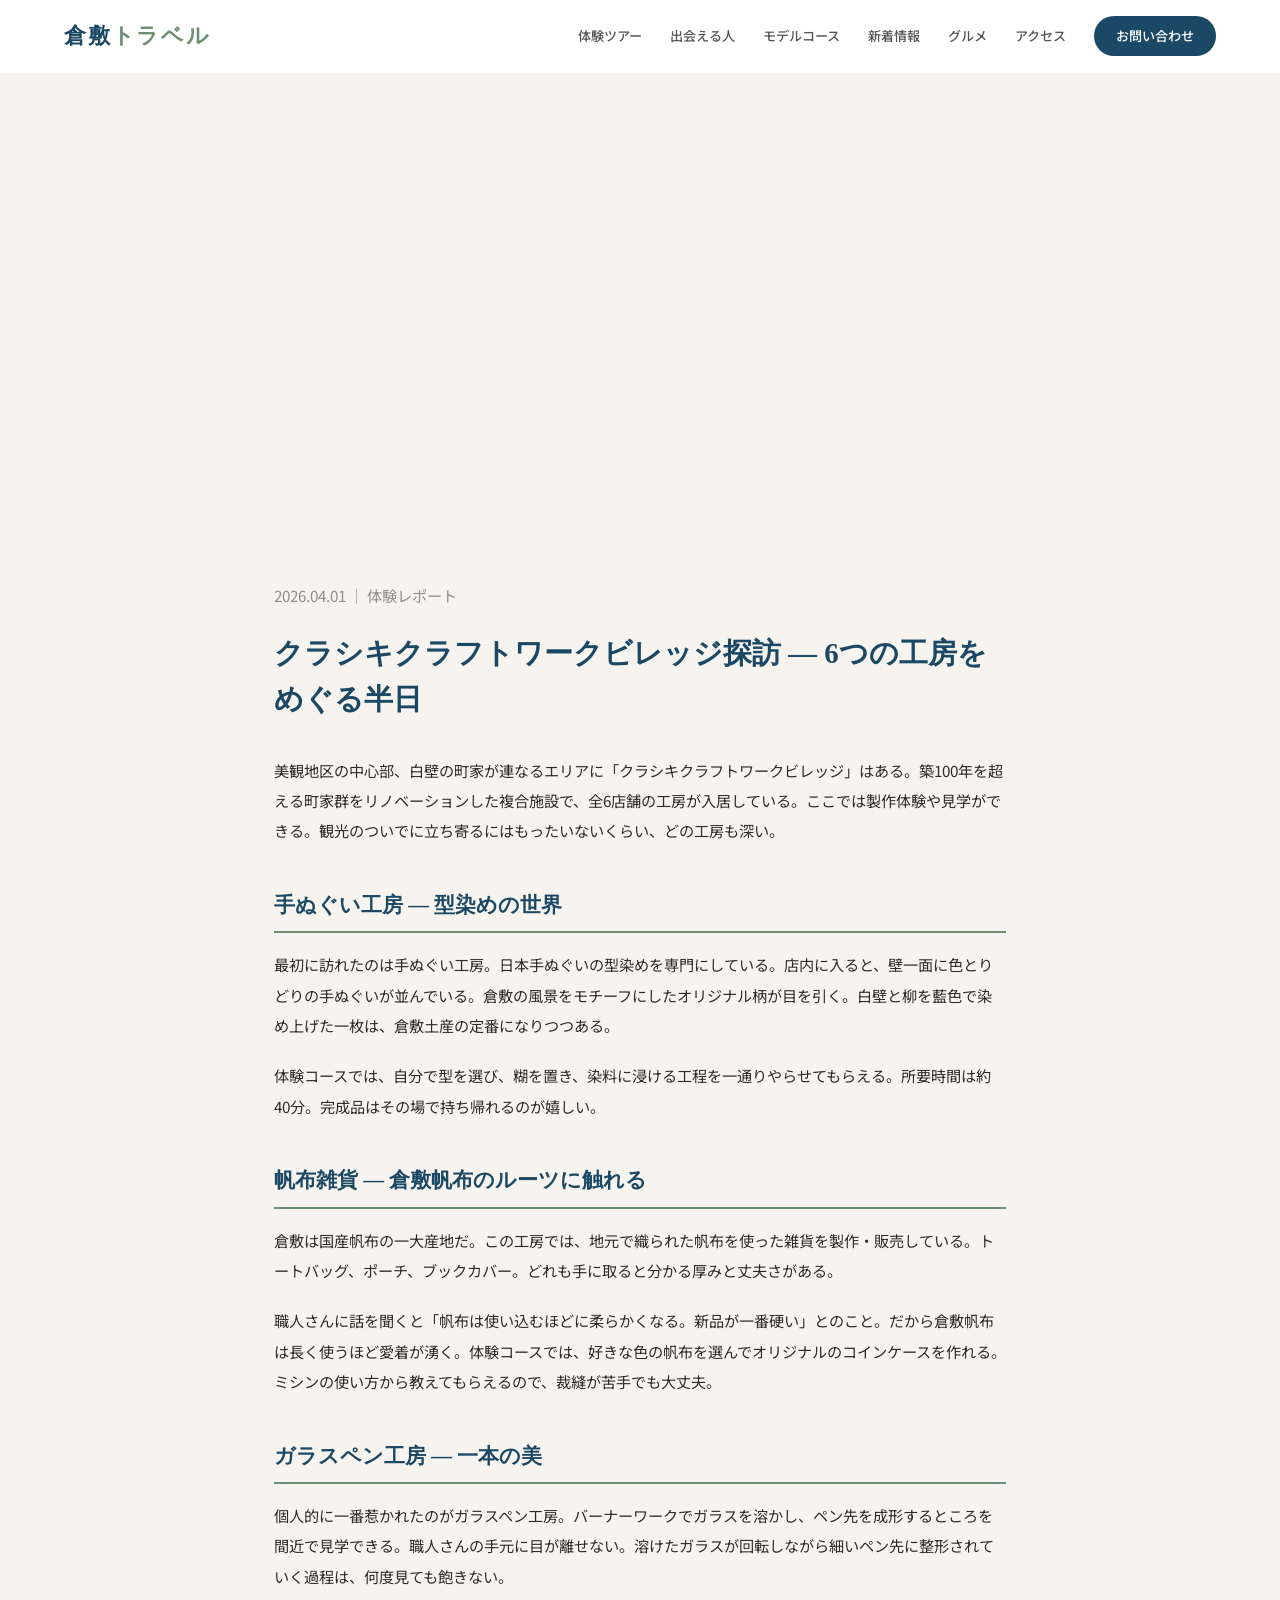
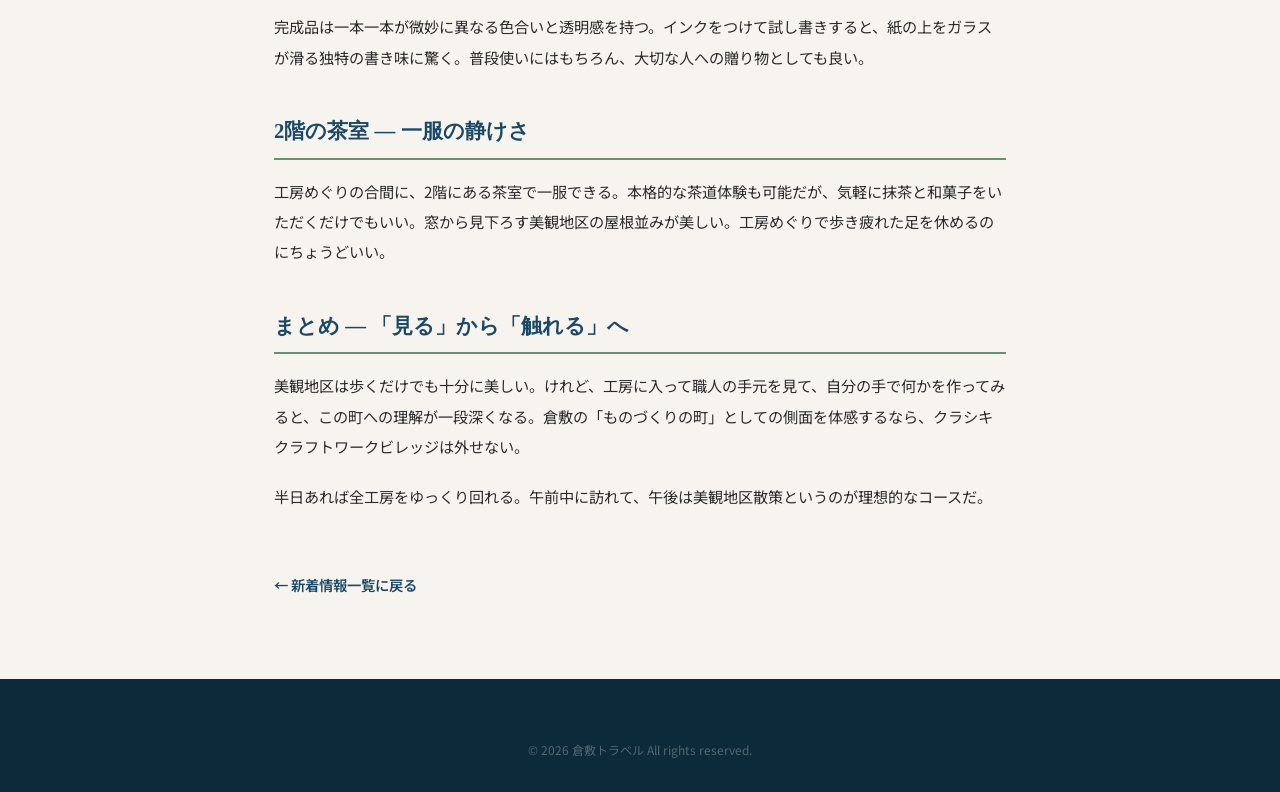
<file: blog/craft-work-village.html>
<!DOCTYPE html>
<html lang="ja">
<head>
  <meta charset="UTF-8">
  <meta name="viewport" content="width=device-width, initial-scale=1.0">
  <title>クラシキクラフトワークビレッジ探訪 — 倉敷トラベル</title>
  <meta name="description" content="美観地区の町家をリノベーションした複合施設「クラシキクラフトワークビレッジ」。6つの工房をめぐる半日の記録。">
  <link rel="preconnect" href="https://fonts.googleapis.com">
  <link rel="preconnect" href="https://fonts.gstatic.com" crossorigin>
  <link href="https://fonts.googleapis.com/css2?family=Noto+Sans+JP:wght@300;400;500;600;700&display=swap" rel="stylesheet">
  <link rel="stylesheet" href="../style.css">
</head>
<body>

<header class="header">
  <div class="header-inner">
    <a href="../index.html" class="logo">倉敷<span>トラベル</span></a>
    <nav class="nav">
      <a href="../index.html#tours">体験ツアー</a>
      <a href="../index.html#people">出会える人</a>
      <a href="../index.html#course">モデルコース</a>
      <a href="../index.html#blog">新着情報</a>
      <a href="../index.html#gourmet">グルメ</a>
      <a href="../index.html#access">アクセス</a>
      <a href="../index.html#contact" class="nav-contact">お問い合わせ</a>
    </nav>
    <button class="hamburger" aria-label="メニューを開く">
      <span></span><span></span><span></span>
    </button>
  </div>
</header>

<div class="mobile-nav">
  <button class="mobile-nav-close" aria-label="メニューを閉じる">✕</button>
  <a href="../index.html#tours">体験ツアー</a>
  <a href="../index.html#people">出会える人</a>
  <a href="../index.html#blog">新着情報</a>
  <a href="../index.html#contact">お問い合わせ</a>
</div>

<main class="blog-page">
  <article class="blog-article">
    <div class="blog-article-hero" style="background-image:url('https://images.unsplash.com/photo-1513364776144-60967b0f800f?w=1200&q=80')"></div>
    <p class="blog-article-meta">2026.04.01 ｜ 体験レポート</p>
    <h1>クラシキクラフトワークビレッジ探訪 — 6つの工房をめぐる半日</h1>

    <p>美観地区の中心部、白壁の町家が連なるエリアに「クラシキクラフトワークビレッジ」はある。築100年を超える町家群をリノベーションした複合施設で、全6店舗の工房が入居している。ここでは製作体験や見学ができる。観光のついでに立ち寄るにはもったいないくらい、どの工房も深い。</p>

    <h2>手ぬぐい工房 — 型染めの世界</h2>
    <p>最初に訪れたのは手ぬぐい工房。日本手ぬぐいの型染めを専門にしている。店内に入ると、壁一面に色とりどりの手ぬぐいが並んでいる。倉敷の風景をモチーフにしたオリジナル柄が目を引く。白壁と柳を藍色で染め上げた一枚は、倉敷土産の定番になりつつある。</p>
    <p>体験コースでは、自分で型を選び、糊を置き、染料に浸ける工程を一通りやらせてもらえる。所要時間は約40分。完成品はその場で持ち帰れるのが嬉しい。</p>

    <h2>帆布雑貨 — 倉敷帆布のルーツに触れる</h2>
    <p>倉敷は国産帆布の一大産地だ。この工房では、地元で織られた帆布を使った雑貨を製作・販売している。トートバッグ、ポーチ、ブックカバー。どれも手に取ると分かる厚みと丈夫さがある。</p>
    <p>職人さんに話を聞くと「帆布は使い込むほどに柔らかくなる。新品が一番硬い」とのこと。だから倉敷帆布は長く使うほど愛着が湧く。体験コースでは、好きな色の帆布を選んでオリジナルのコインケースを作れる。ミシンの使い方から教えてもらえるので、裁縫が苦手でも大丈夫。</p>

    <h2>ガラスペン工房 — 一本の美</h2>
    <p>個人的に一番惹かれたのがガラスペン工房。バーナーワークでガラスを溶かし、ペン先を成形するところを間近で見学できる。職人さんの手元に目が離せない。溶けたガラスが回転しながら細いペン先に整形されていく過程は、何度見ても飽きない。</p>
    <p>完成品は一本一本が微妙に異なる色合いと透明感を持つ。インクをつけて試し書きすると、紙の上をガラスが滑る独特の書き味に驚く。普段使いにはもちろん、大切な人への贈り物としても良い。</p>

    <h2>2階の茶室 — 一服の静けさ</h2>
    <p>工房めぐりの合間に、2階にある茶室で一服できる。本格的な茶道体験も可能だが、気軽に抹茶と和菓子をいただくだけでもいい。窓から見下ろす美観地区の屋根並みが美しい。工房めぐりで歩き疲れた足を休めるのにちょうどいい。</p>

    <h2>まとめ — 「見る」から「触れる」へ</h2>
    <p>美観地区は歩くだけでも十分に美しい。けれど、工房に入って職人の手元を見て、自分の手で何かを作ってみると、この町への理解が一段深くなる。倉敷の「ものづくりの町」としての側面を体感するなら、クラシキクラフトワークビレッジは外せない。</p>
    <p>半日あれば全工房をゆっくり回れる。午前中に訪れて、午後は美観地区散策というのが理想的なコースだ。</p>

    <a href="../index.html#blog" class="blog-article-back">← 新着情報一覧に戻る</a>
  </article>
</main>

<footer class="footer">
  <div class="container">
    <div class="footer-bottom" style="border-top:none;padding-top:0;">
      <p>&copy; 2026 倉敷トラベル All rights reserved.</p>
    </div>
  </div>
</footer>

<script src="../script.js"></script>
</body>
</html>
</file>
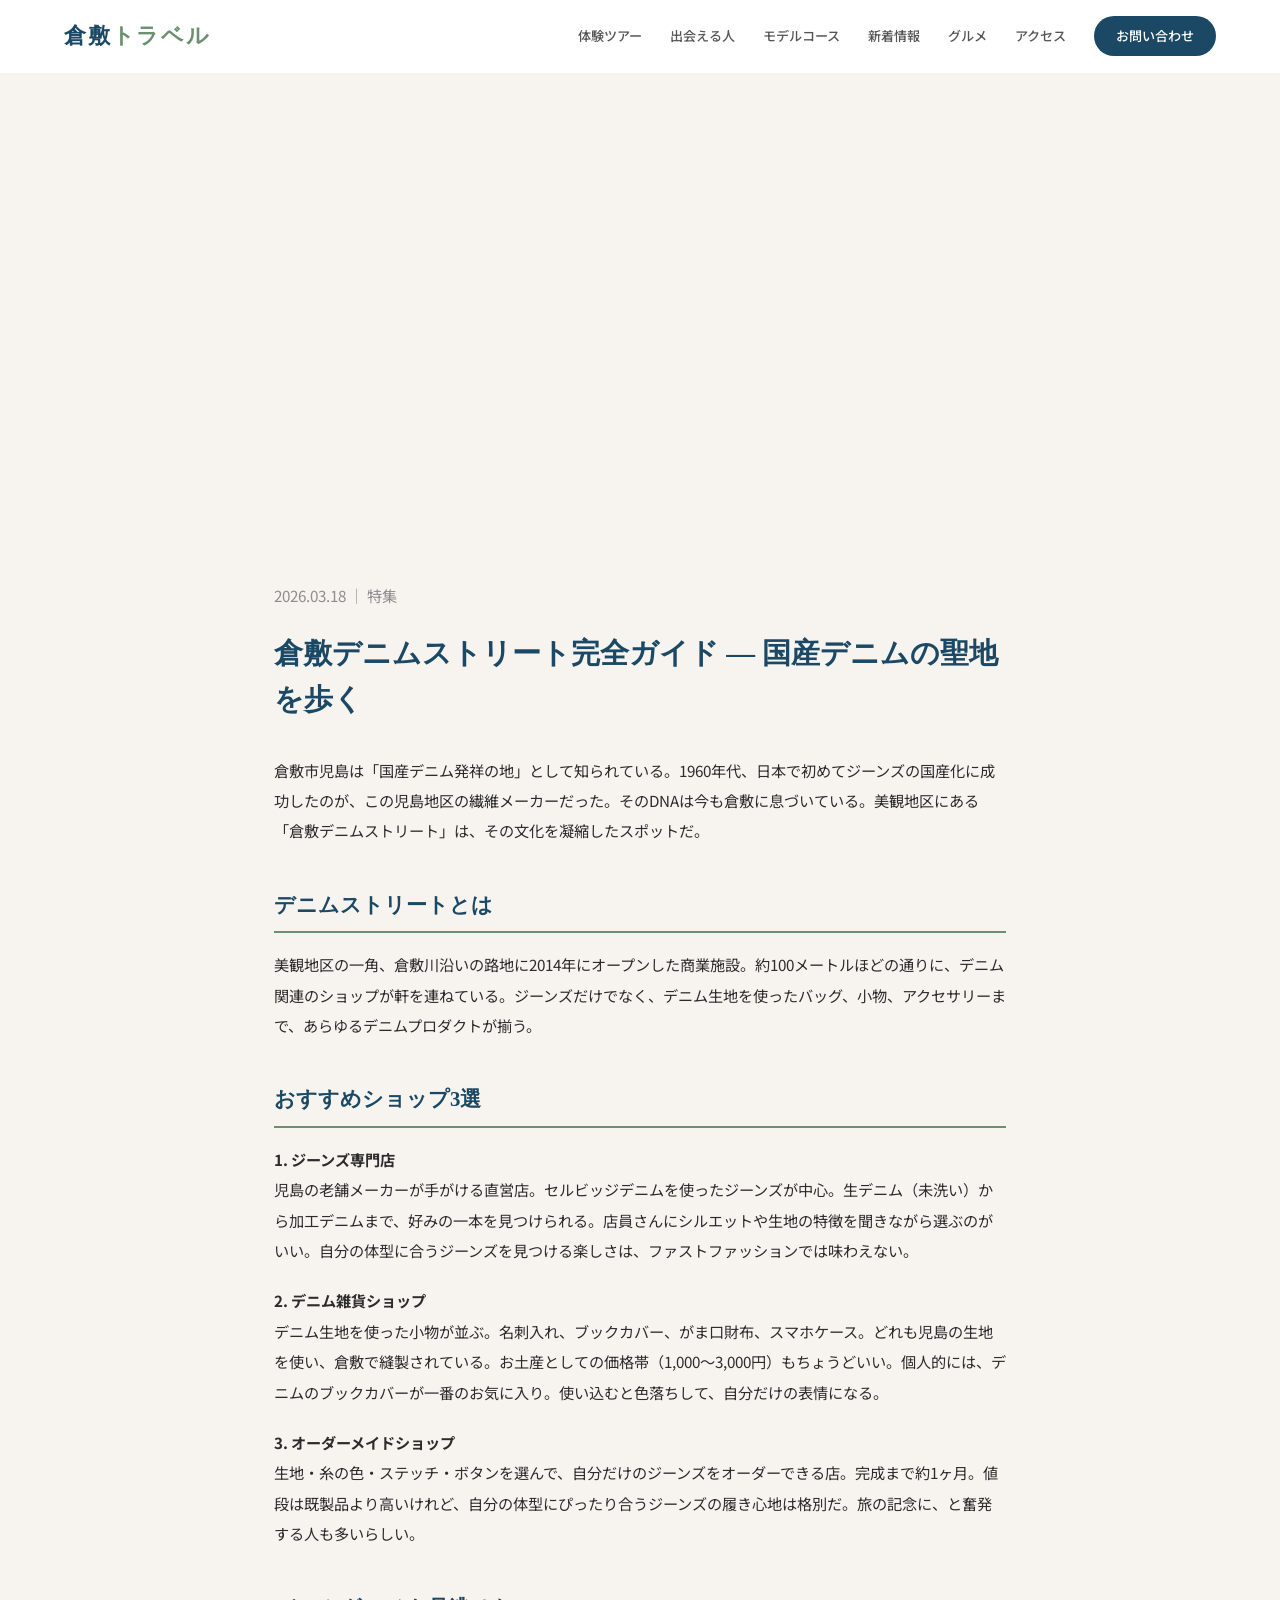
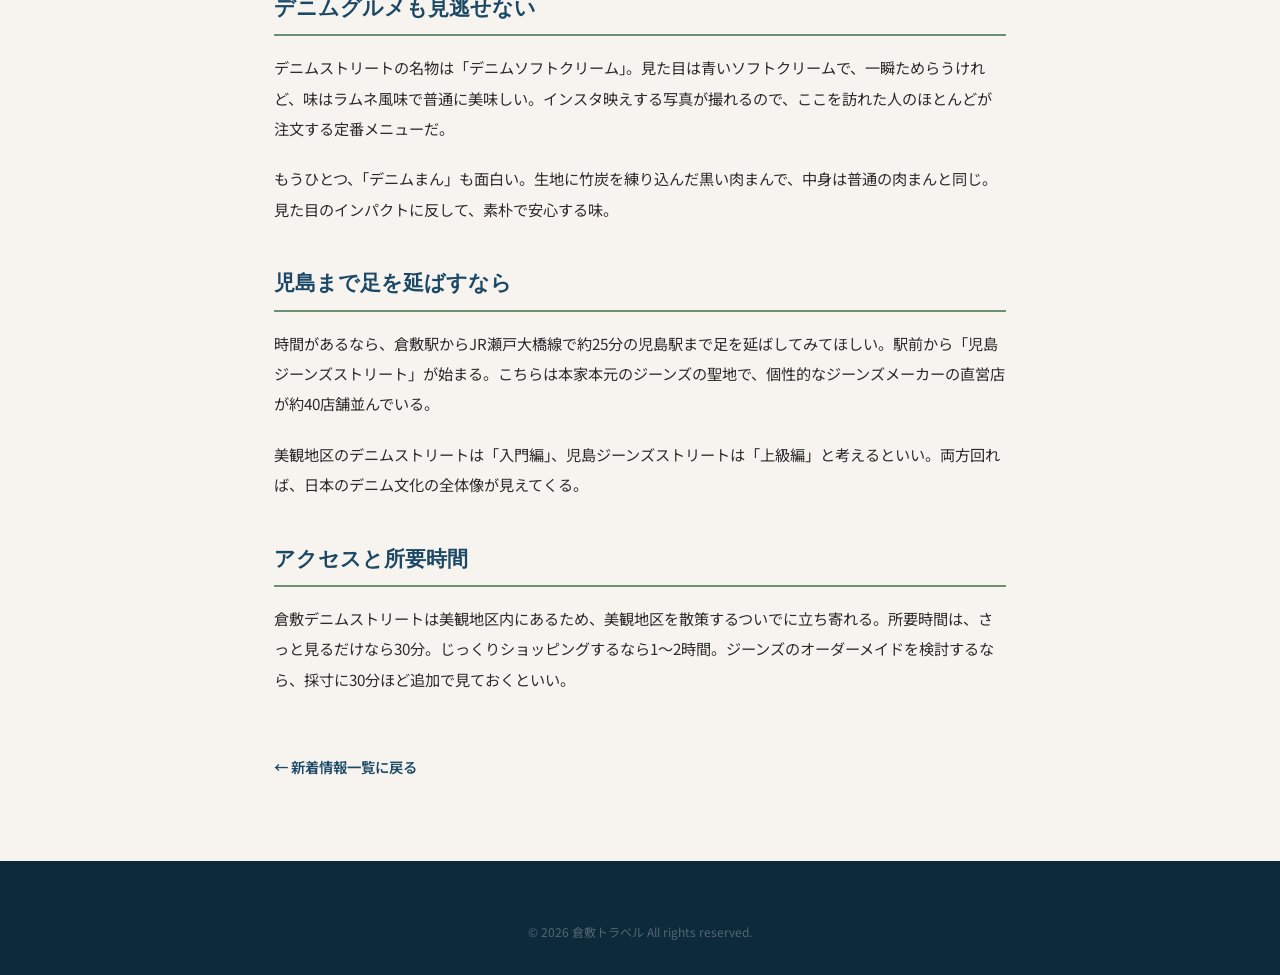
<file: blog/denim-street.html>
<!DOCTYPE html>
<html lang="ja">
<head>
  <meta charset="UTF-8">
  <meta name="viewport" content="width=device-width, initial-scale=1.0">
  <title>倉敷デニムストリート完全ガイド — 倉敷トラベル</title>
  <meta name="description" content="国産デニム発祥の地・児島のルーツを辿りながら、美観地区のデニムストリートを徹底取材。おすすめショップとデニムグルメも。">
  <link rel="preconnect" href="https://fonts.googleapis.com">
  <link rel="preconnect" href="https://fonts.gstatic.com" crossorigin>
  <link href="https://fonts.googleapis.com/css2?family=Noto+Sans+JP:wght@300;400;500;600;700&display=swap" rel="stylesheet">
  <link rel="stylesheet" href="../style.css">
</head>
<body>

<header class="header">
  <div class="header-inner">
    <a href="../index.html" class="logo">倉敷<span>トラベル</span></a>
    <nav class="nav">
      <a href="../index.html#tours">体験ツアー</a>
      <a href="../index.html#people">出会える人</a>
      <a href="../index.html#course">モデルコース</a>
      <a href="../index.html#blog">新着情報</a>
      <a href="../index.html#gourmet">グルメ</a>
      <a href="../index.html#access">アクセス</a>
      <a href="../index.html#contact" class="nav-contact">お問い合わせ</a>
    </nav>
    <button class="hamburger" aria-label="メニューを開く">
      <span></span><span></span><span></span>
    </button>
  </div>
</header>

<div class="mobile-nav">
  <button class="mobile-nav-close" aria-label="メニューを閉じる">✕</button>
  <a href="../index.html#tours">体験ツアー</a>
  <a href="../index.html#people">出会える人</a>
  <a href="../index.html#blog">新着情報</a>
  <a href="../index.html#contact">お問い合わせ</a>
</div>

<main class="blog-page">
  <article class="blog-article">
    <div class="blog-article-hero" style="background-image:url('https://images.unsplash.com/photo-1582552938357-32b906df40cb?w=1200&q=80')"></div>
    <p class="blog-article-meta">2026.03.18 ｜ 特集</p>
    <h1>倉敷デニムストリート完全ガイド — 国産デニムの聖地を歩く</h1>

    <p>倉敷市児島は「国産デニム発祥の地」として知られている。1960年代、日本で初めてジーンズの国産化に成功したのが、この児島地区の繊維メーカーだった。そのDNAは今も倉敷に息づいている。美観地区にある「倉敷デニムストリート」は、その文化を凝縮したスポットだ。</p>

    <h2>デニムストリートとは</h2>
    <p>美観地区の一角、倉敷川沿いの路地に2014年にオープンした商業施設。約100メートルほどの通りに、デニム関連のショップが軒を連ねている。ジーンズだけでなく、デニム生地を使ったバッグ、小物、アクセサリーまで、あらゆるデニムプロダクトが揃う。</p>

    <h2>おすすめショップ3選</h2>

    <p><strong>1. ジーンズ専門店</strong><br>
    児島の老舗メーカーが手がける直営店。セルビッジデニムを使ったジーンズが中心。生デニム（未洗い）から加工デニムまで、好みの一本を見つけられる。店員さんにシルエットや生地の特徴を聞きながら選ぶのがいい。自分の体型に合うジーンズを見つける楽しさは、ファストファッションでは味わえない。</p>

    <p><strong>2. デニム雑貨ショップ</strong><br>
    デニム生地を使った小物が並ぶ。名刺入れ、ブックカバー、がま口財布、スマホケース。どれも児島の生地を使い、倉敷で縫製されている。お土産としての価格帯（1,000〜3,000円）もちょうどいい。個人的には、デニムのブックカバーが一番のお気に入り。使い込むと色落ちして、自分だけの表情になる。</p>

    <p><strong>3. オーダーメイドショップ</strong><br>
    生地・糸の色・ステッチ・ボタンを選んで、自分だけのジーンズをオーダーできる店。完成まで約1ヶ月。値段は既製品より高いけれど、自分の体型にぴったり合うジーンズの履き心地は格別だ。旅の記念に、と奮発する人も多いらしい。</p>

    <h2>デニムグルメも見逃せない</h2>
    <p>デニムストリートの名物は「デニムソフトクリーム」。見た目は青いソフトクリームで、一瞬ためらうけれど、味はラムネ風味で普通に美味しい。インスタ映えする写真が撮れるので、ここを訪れた人のほとんどが注文する定番メニューだ。</p>
    <p>もうひとつ、「デニムまん」も面白い。生地に竹炭を練り込んだ黒い肉まんで、中身は普通の肉まんと同じ。見た目のインパクトに反して、素朴で安心する味。</p>

    <h2>児島まで足を延ばすなら</h2>
    <p>時間があるなら、倉敷駅からJR瀬戸大橋線で約25分の児島駅まで足を延ばしてみてほしい。駅前から「児島ジーンズストリート」が始まる。こちらは本家本元のジーンズの聖地で、個性的なジーンズメーカーの直営店が約40店舗並んでいる。</p>
    <p>美観地区のデニムストリートは「入門編」、児島ジーンズストリートは「上級編」と考えるといい。両方回れば、日本のデニム文化の全体像が見えてくる。</p>

    <h2>アクセスと所要時間</h2>
    <p>倉敷デニムストリートは美観地区内にあるため、美観地区を散策するついでに立ち寄れる。所要時間は、さっと見るだけなら30分。じっくりショッピングするなら1〜2時間。ジーンズのオーダーメイドを検討するなら、採寸に30分ほど追加で見ておくといい。</p>

    <a href="../index.html#blog" class="blog-article-back">← 新着情報一覧に戻る</a>
  </article>
</main>

<footer class="footer">
  <div class="container">
    <div class="footer-bottom" style="border-top:none;padding-top:0;">
      <p>&copy; 2026 倉敷トラベル All rights reserved.</p>
    </div>
  </div>
</footer>

<script src="../script.js"></script>
</body>
</html>
</file>
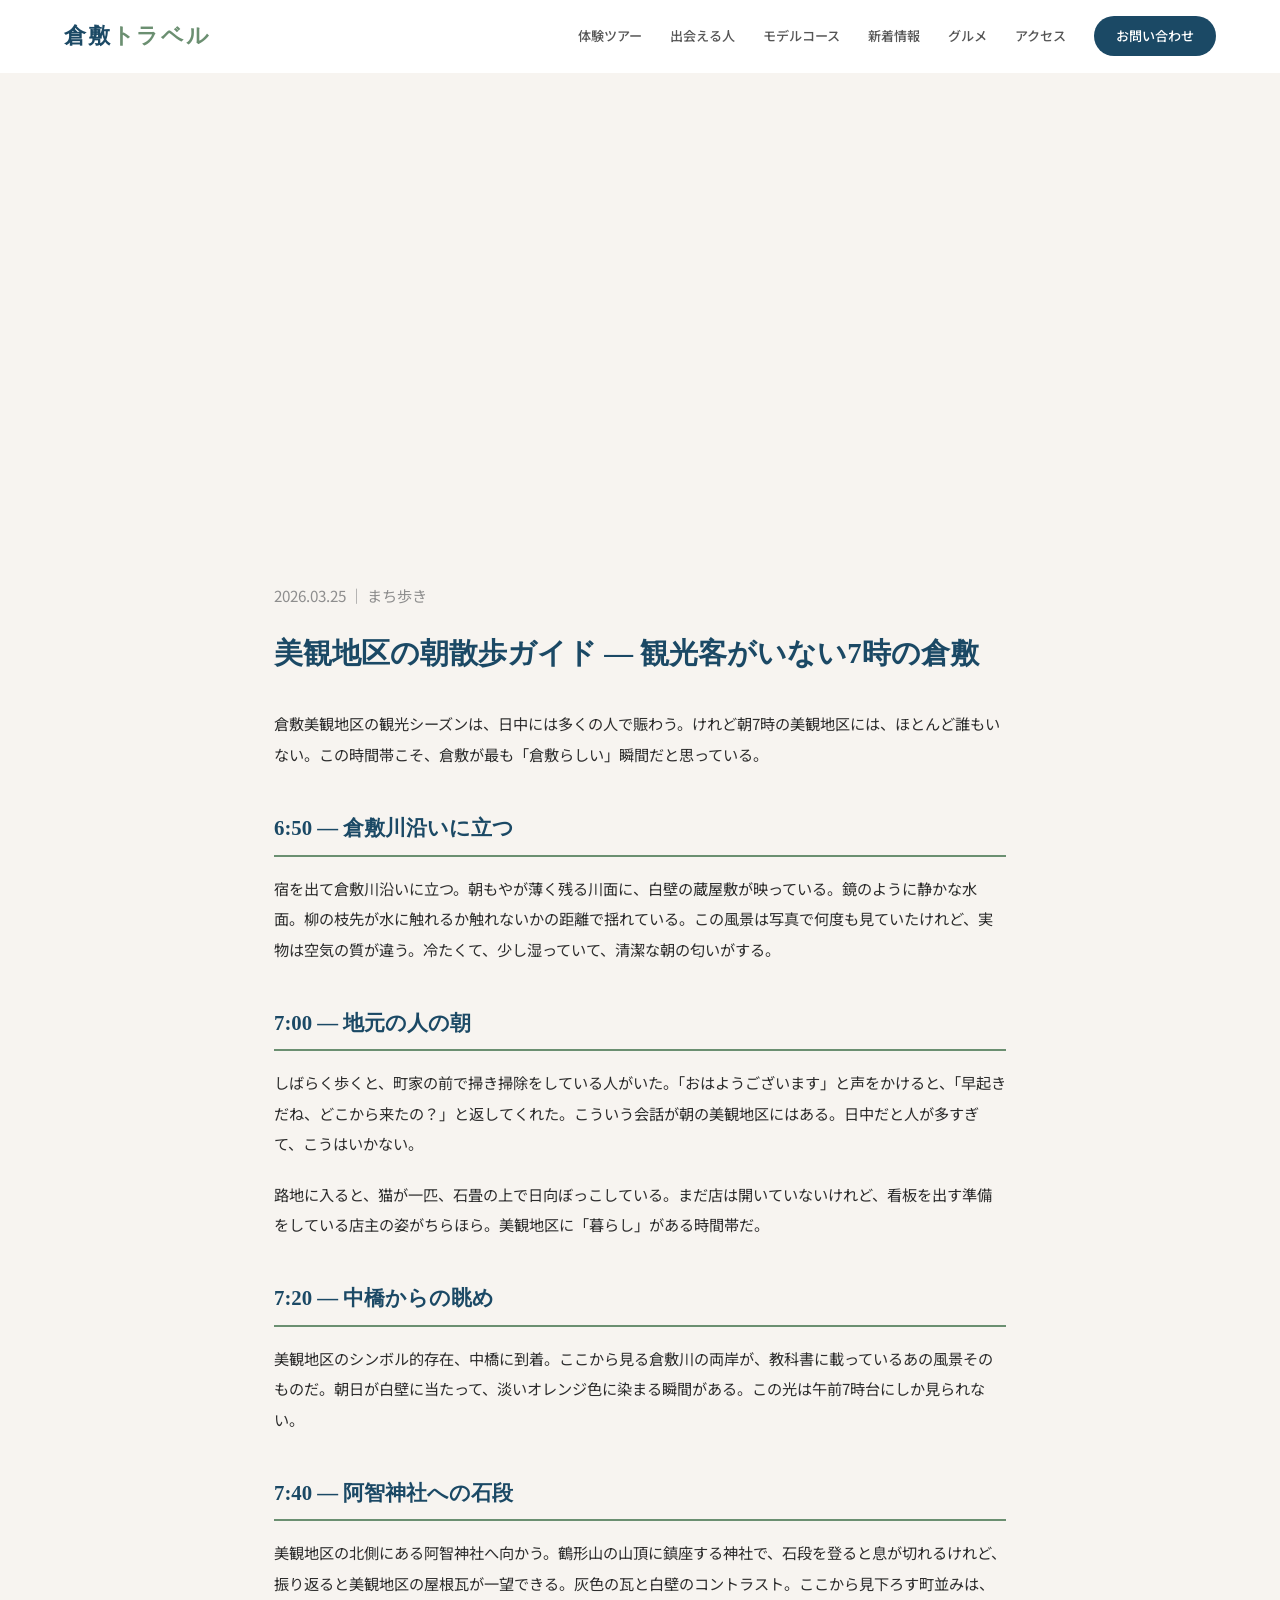
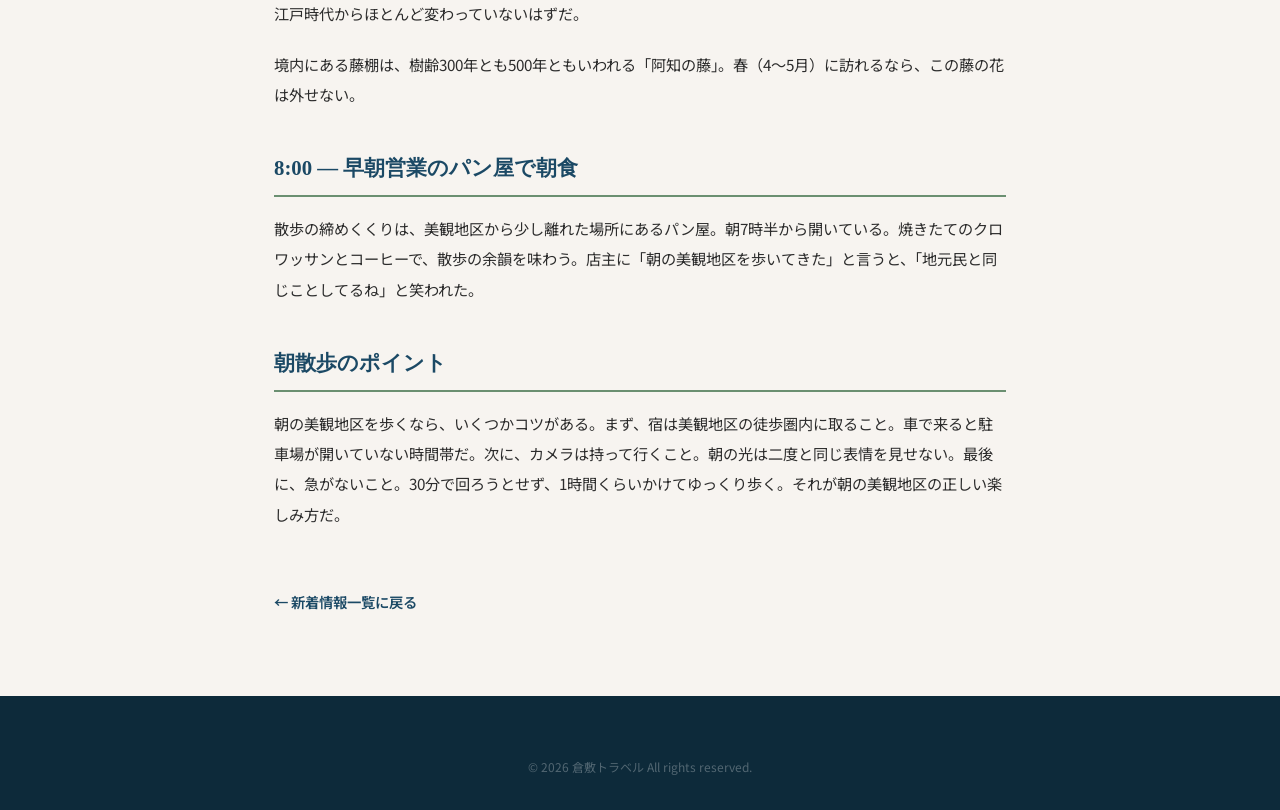
<file: blog/morning-walk.html>
<!DOCTYPE html>
<html lang="ja">
<head>
  <meta charset="UTF-8">
  <meta name="viewport" content="width=device-width, initial-scale=1.0">
  <title>美観地区の朝散歩ガイド — 倉敷トラベル</title>
  <meta name="description" content="観光客がいない早朝7時の美観地区。川面に映る白壁、柳越しの朝日、掃き掃除をする地元の人たち。静かな倉敷の魅力を紹介。">
  <link rel="preconnect" href="https://fonts.googleapis.com">
  <link rel="preconnect" href="https://fonts.gstatic.com" crossorigin>
  <link href="https://fonts.googleapis.com/css2?family=Noto+Sans+JP:wght@300;400;500;600;700&display=swap" rel="stylesheet">
  <link rel="stylesheet" href="../style.css">
</head>
<body>

<header class="header">
  <div class="header-inner">
    <a href="../index.html" class="logo">倉敷<span>トラベル</span></a>
    <nav class="nav">
      <a href="../index.html#tours">体験ツアー</a>
      <a href="../index.html#people">出会える人</a>
      <a href="../index.html#course">モデルコース</a>
      <a href="../index.html#blog">新着情報</a>
      <a href="../index.html#gourmet">グルメ</a>
      <a href="../index.html#access">アクセス</a>
      <a href="../index.html#contact" class="nav-contact">お問い合わせ</a>
    </nav>
    <button class="hamburger" aria-label="メニューを開く">
      <span></span><span></span><span></span>
    </button>
  </div>
</header>

<div class="mobile-nav">
  <button class="mobile-nav-close" aria-label="メニューを閉じる">✕</button>
  <a href="../index.html#tours">体験ツアー</a>
  <a href="../index.html#people">出会える人</a>
  <a href="../index.html#blog">新着情報</a>
  <a href="../index.html#contact">お問い合わせ</a>
</div>

<main class="blog-page">
  <article class="blog-article">
    <div class="blog-article-hero" style="background-image:url('https://images.unsplash.com/photo-1528360983277-13d401cdc186?w=1200&q=80')"></div>
    <p class="blog-article-meta">2026.03.25 ｜ まち歩き</p>
    <h1>美観地区の朝散歩ガイド — 観光客がいない7時の倉敷</h1>

    <p>倉敷美観地区の観光シーズンは、日中には多くの人で賑わう。けれど朝7時の美観地区には、ほとんど誰もいない。この時間帯こそ、倉敷が最も「倉敷らしい」瞬間だと思っている。</p>

    <h2>6:50 — 倉敷川沿いに立つ</h2>
    <p>宿を出て倉敷川沿いに立つ。朝もやが薄く残る川面に、白壁の蔵屋敷が映っている。鏡のように静かな水面。柳の枝先が水に触れるか触れないかの距離で揺れている。この風景は写真で何度も見ていたけれど、実物は空気の質が違う。冷たくて、少し湿っていて、清潔な朝の匂いがする。</p>

    <h2>7:00 — 地元の人の朝</h2>
    <p>しばらく歩くと、町家の前で掃き掃除をしている人がいた。「おはようございます」と声をかけると、「早起きだね、どこから来たの？」と返してくれた。こういう会話が朝の美観地区にはある。日中だと人が多すぎて、こうはいかない。</p>
    <p>路地に入ると、猫が一匹、石畳の上で日向ぼっこしている。まだ店は開いていないけれど、看板を出す準備をしている店主の姿がちらほら。美観地区に「暮らし」がある時間帯だ。</p>

    <h2>7:20 — 中橋からの眺め</h2>
    <p>美観地区のシンボル的存在、中橋に到着。ここから見る倉敷川の両岸が、教科書に載っているあの風景そのものだ。朝日が白壁に当たって、淡いオレンジ色に染まる瞬間がある。この光は午前7時台にしか見られない。</p>

    <h2>7:40 — 阿智神社への石段</h2>
    <p>美観地区の北側にある阿智神社へ向かう。鶴形山の山頂に鎮座する神社で、石段を登ると息が切れるけれど、振り返ると美観地区の屋根瓦が一望できる。灰色の瓦と白壁のコントラスト。ここから見下ろす町並みは、江戸時代からほとんど変わっていないはずだ。</p>
    <p>境内にある藤棚は、樹齢300年とも500年ともいわれる「阿知の藤」。春（4〜5月）に訪れるなら、この藤の花は外せない。</p>

    <h2>8:00 — 早朝営業のパン屋で朝食</h2>
    <p>散歩の締めくくりは、美観地区から少し離れた場所にあるパン屋。朝7時半から開いている。焼きたてのクロワッサンとコーヒーで、散歩の余韻を味わう。店主に「朝の美観地区を歩いてきた」と言うと、「地元民と同じことしてるね」と笑われた。</p>

    <h2>朝散歩のポイント</h2>
    <p>朝の美観地区を歩くなら、いくつかコツがある。まず、宿は美観地区の徒歩圏内に取ること。車で来ると駐車場が開いていない時間帯だ。次に、カメラは持って行くこと。朝の光は二度と同じ表情を見せない。最後に、急がないこと。30分で回ろうとせず、1時間くらいかけてゆっくり歩く。それが朝の美観地区の正しい楽しみ方だ。</p>

    <a href="../index.html#blog" class="blog-article-back">← 新着情報一覧に戻る</a>
  </article>
</main>

<footer class="footer">
  <div class="container">
    <div class="footer-bottom" style="border-top:none;padding-top:0;">
      <p>&copy; 2026 倉敷トラベル All rights reserved.</p>
    </div>
  </div>
</footer>

<script src="../script.js"></script>
</body>
</html>
</file>
<file: style.css>
/* ========================================
   倉敷トラベル — Style v2
   参考: kotohira-travel.com
   ======================================== */

:root {
  --primary: #1B4965;
  --primary-light: #2D6A8F;
  --accent: #6B8F71;
  --accent-light: #8FB996;
  --bg: #F7F4F0;
  --bg-white: #FFFFFF;
  --text: #2C2C2C;
  --text-light: #555555;
  --muted: #8E8E8E;
  --border: #E0DAD3;
  --shadow: rgba(27, 73, 101, 0.08);
  --shadow-lg: rgba(27, 73, 101, 0.14);
  --radius: 16px;
  --radius-sm: 8px;
  --max-width: 1200px;
  --serif: "Noto Serif JP", "Yu Mincho", serif;
  --sans: "Noto Sans JP", "Hiragino Sans", sans-serif;
}

/* Reset */
*, *::before, *::after { box-sizing: border-box; margin: 0; padding: 0; }
html { scroll-behavior: smooth; }
body {
  font-family: var(--sans);
  color: var(--text);
  background: var(--bg);
  line-height: 1.8;
  -webkit-font-smoothing: antialiased;
}
a { color: inherit; text-decoration: none; }
img { max-width: 100%; height: auto; display: block; }
ul { list-style: none; }

/* ---- Utility ---- */
.container { max-width: var(--max-width); margin: 0 auto; padding: 0 24px; }
.section { padding: 100px 0; }
.section-label {
  font-size: 0.72rem;
  font-weight: 600;
  letter-spacing: 0.2em;
  text-transform: uppercase;
  color: var(--accent);
  text-align: center;
  margin-bottom: 8px;
}
.section-title {
  font-family: var(--serif);
  font-size: 2rem;
  font-weight: 700;
  color: var(--primary);
  text-align: center;
  margin-bottom: 16px;
  letter-spacing: 0.05em;
}
.section-lead {
  font-size: 0.92rem;
  color: var(--text-light);
  text-align: center;
  margin-bottom: 56px;
  line-height: 1.8;
}
.btn {
  display: inline-block;
  padding: 14px 36px;
  border-radius: 40px;
  font-size: 0.9rem;
  font-weight: 600;
  transition: all 0.3s ease;
  cursor: pointer;
  border: none;
  letter-spacing: 0.03em;
}
.btn-primary {
  background: var(--primary);
  color: #fff;
}
.btn-primary:hover { background: var(--primary-light); transform: translateY(-2px); box-shadow: 0 8px 24px var(--shadow-lg); }
.btn-white {
  background: #fff;
  color: var(--primary);
}
.btn-white:hover { transform: translateY(-2px); box-shadow: 0 8px 24px rgba(0,0,0,0.15); }
.btn-ghost {
  background: transparent;
  color: #fff;
  border: 1.5px solid rgba(255,255,255,0.6);
}
.btn-ghost:hover { background: rgba(255,255,255,0.15); border-color: #fff; }

/* ---- Header ---- */
.header {
  position: fixed;
  top: 0; left: 0; right: 0;
  z-index: 1000;
  background: rgba(255,255,255,0.96);
  backdrop-filter: blur(12px);
  border-bottom: 1px solid transparent;
  transition: all 0.3s;
}
.header.scrolled { border-bottom-color: var(--border); box-shadow: 0 2px 24px var(--shadow); }
.header-inner {
  display: flex;
  align-items: center;
  justify-content: space-between;
  height: 72px;
  max-width: var(--max-width);
  margin: 0 auto;
  padding: 0 24px;
}
.logo {
  font-family: var(--serif);
  font-size: 1.4rem;
  font-weight: 700;
  color: var(--primary);
  letter-spacing: 0.08em;
}
.logo span { color: var(--accent); }
.nav { display: flex; gap: 28px; align-items: center; }
.nav a {
  font-size: 0.82rem;
  font-weight: 500;
  color: var(--text-light);
  transition: color 0.2s;
  position: relative;
}
.nav a:hover { color: var(--primary); }
.nav a::after {
  content: '';
  position: absolute;
  bottom: -4px; left: 0;
  width: 0; height: 2px;
  background: var(--accent);
  transition: width 0.3s;
}
.nav a:hover::after { width: 100%; }
.nav-contact {
  padding: 8px 22px !important;
  border-radius: 40px !important;
  background: var(--primary) !important;
  color: #fff !important;
  font-size: 0.82rem !important;
}
.nav-contact:hover { background: var(--primary-light) !important; }
.nav-contact::after { display: none !important; }
.hamburger {
  display: none;
  flex-direction: column;
  gap: 6px;
  cursor: pointer;
  background: none;
  border: none;
  padding: 4px;
}
.hamburger span {
  display: block;
  width: 22px; height: 1.5px;
  background: var(--text);
  transition: all 0.3s;
}

/* ---- Hero v2 ---- */
.hero {
  position: relative;
  height: 100vh;
  min-height: 640px;
  display: flex;
  align-items: center;
  justify-content: center;
  text-align: center;
  overflow: hidden;
}
.hero-slides {
  position: absolute;
  inset: 0;
}
.hero-slide {
  position: absolute;
  inset: 0;
  background-size: cover;
  background-position: center;
  opacity: 0;
  transition: opacity 1.5s ease;
  transform: scale(1.05);
  animation: heroZoom 12s ease infinite;
}
.hero-slide.active { opacity: 1; }
@keyframes heroZoom {
  0% { transform: scale(1.0); }
  100% { transform: scale(1.08); }
}
.hero-overlay {
  position: absolute;
  inset: 0;
  background: linear-gradient(
    180deg,
    rgba(27, 73, 101, 0.35) 0%,
    rgba(27, 73, 101, 0.55) 50%,
    rgba(27, 73, 101, 0.7) 100%
  );
}
.hero-content {
  position: relative;
  z-index: 2;
  color: #fff;
  padding: 0 24px;
}
.hero-label {
  font-size: 0.78rem;
  letter-spacing: 0.3em;
  opacity: 0.7;
  margin-bottom: 20px;
  font-weight: 300;
}
.hero-tagline {
  font-family: var(--serif);
  font-size: clamp(2rem, 5.5vw, 3.6rem);
  font-weight: 700;
  line-height: 1.55;
  margin-bottom: 20px;
  letter-spacing: 0.08em;
}
.hero-sub {
  font-size: clamp(0.85rem, 1.8vw, 1.05rem);
  opacity: 0.85;
  margin-bottom: 44px;
  letter-spacing: 0.15em;
  font-weight: 300;
}
.hero-actions { display: flex; gap: 16px; justify-content: center; flex-wrap: wrap; }
.hero-scroll {
  position: absolute;
  bottom: 40px;
  left: 50%;
  transform: translateX(-50%);
  color: #fff;
  font-size: 0.65rem;
  letter-spacing: 0.2em;
  opacity: 0.6;
  display: flex;
  flex-direction: column;
  align-items: center;
  gap: 8px;
  z-index: 2;
}
.hero-scroll-line {
  width: 1px;
  height: 40px;
  background: rgba(255,255,255,0.5);
  animation: scrollLine 2s ease infinite;
}
@keyframes scrollLine {
  0% { transform: scaleY(0); transform-origin: top; }
  50% { transform: scaleY(1); transform-origin: top; }
  51% { transform: scaleY(1); transform-origin: bottom; }
  100% { transform: scaleY(0); transform-origin: bottom; }
}

/* ---- Tours (Swiper) ---- */
.tours { background: var(--bg-white); }
.tour-swiper {
  padding-bottom: 60px;
}
.tour-swiper .swiper-pagination-bullet { background: var(--primary); }
.tour-swiper .swiper-pagination-bullet-active { background: var(--accent); }
.tour-swiper .swiper-button-prev,
.tour-swiper .swiper-button-next {
  color: var(--primary);
  width: 44px; height: 44px;
  background: var(--bg-white);
  border-radius: 50%;
  box-shadow: 0 2px 12px var(--shadow);
}
.tour-swiper .swiper-button-prev::after,
.tour-swiper .swiper-button-next::after { font-size: 16px; font-weight: 700; }
.tour-card {
  border-radius: var(--radius);
  overflow: hidden;
  background: var(--bg-white);
  box-shadow: 0 4px 24px var(--shadow);
  transition: transform 0.3s, box-shadow 0.3s;
  height: 100%;
}
.tour-card:hover { transform: translateY(-6px); box-shadow: 0 12px 40px var(--shadow-lg); }
.tour-card-img {
  height: 240px;
  background-size: cover;
  background-position: center;
  position: relative;
}
.tour-card-tag {
  position: absolute;
  top: 16px; left: 16px;
  background: var(--accent);
  color: #fff;
  padding: 4px 16px;
  border-radius: 20px;
  font-size: 0.72rem;
  font-weight: 600;
  letter-spacing: 0.05em;
}
.tour-card-body { padding: 24px; }
.tour-card-title {
  font-family: var(--serif);
  font-size: 1.15rem;
  font-weight: 700;
  margin-bottom: 10px;
  color: var(--primary);
}
.tour-card-desc {
  font-size: 0.85rem;
  color: var(--text-light);
  margin-bottom: 16px;
  line-height: 1.75;
}
.tour-card-meta {
  display: flex;
  justify-content: space-between;
  align-items: center;
  font-size: 0.85rem;
  margin-bottom: 16px;
  padding-top: 12px;
  border-top: 1px solid var(--border);
}
.tour-card-price { font-weight: 700; color: var(--primary); font-size: 1.05rem; }
.tour-card-duration { color: var(--muted); font-size: 0.82rem; }
.tour-card-btn {
  display: block;
  text-align: center;
  padding: 10px;
  border-radius: var(--radius-sm);
  background: var(--primary);
  color: #fff;
  font-size: 0.85rem;
  font-weight: 600;
  transition: background 0.3s;
}
.tour-card-btn:hover { background: var(--primary-light); }

/* ---- People v2 (横カード) ---- */
.people { background: var(--bg); }
.people-grid {
  display: grid;
  grid-template-columns: repeat(2, 1fr);
  gap: 24px;
}
.person-card {
  display: flex;
  background: var(--bg-white);
  border-radius: var(--radius);
  overflow: hidden;
  box-shadow: 0 2px 16px var(--shadow);
  transition: transform 0.3s, box-shadow 0.3s;
}
.person-card:hover { transform: translateY(-4px); box-shadow: 0 8px 32px var(--shadow-lg); }
.person-img {
  width: 180px;
  min-height: 220px;
  background-size: cover;
  background-position: center;
  flex-shrink: 0;
}
.person-info { padding: 24px; display: flex; flex-direction: column; }
.person-role {
  font-size: 0.72rem;
  font-weight: 600;
  color: var(--accent);
  letter-spacing: 0.05em;
  margin-bottom: 4px;
}
.person-name {
  font-family: var(--serif);
  font-size: 1.15rem;
  font-weight: 700;
  margin-bottom: 10px;
}
.person-desc {
  font-size: 0.83rem;
  color: var(--text-light);
  line-height: 1.75;
  flex: 1;
}
.person-link {
  font-size: 0.82rem;
  color: var(--primary);
  font-weight: 600;
  margin-top: 12px;
}

/* ---- About Kurashiki (写真+テキスト) ---- */
.about-kurashiki { background: var(--bg-white); }
.about-grid {
  display: grid;
  grid-template-columns: 1fr 1fr;
  gap: 60px;
  align-items: center;
}
.about-img {
  height: 480px;
  border-radius: var(--radius);
  background-size: cover;
  background-position: center;
}
.about-text .section-label { text-align: left; }
.about-text .section-title { text-align: left; margin-bottom: 24px; }
.about-text p {
  font-size: 0.92rem;
  color: var(--text-light);
  line-height: 2;
  margin-bottom: 16px;
}
.about-text .btn { margin-top: 12px; }

/* ---- Model Course v2 ---- */
.course { background: var(--bg); }
.course-timeline {
  max-width: 740px;
  margin: 0 auto;
}
.course-item {
  display: flex;
  gap: 24px;
  margin-bottom: 32px;
  align-items: flex-start;
}
.course-time-badge {
  flex-shrink: 0;
  width: 64px; height: 64px;
  border-radius: 50%;
  background: var(--primary);
  color: #fff;
  display: flex;
  align-items: center;
  justify-content: center;
  font-size: 0.85rem;
  font-weight: 700;
  box-shadow: 0 4px 16px var(--shadow);
}
.course-item-content {
  background: var(--bg-white);
  border-radius: var(--radius);
  padding: 24px 28px;
  flex: 1;
  box-shadow: 0 2px 12px var(--shadow);
  position: relative;
}
.course-item-content::before {
  content: '';
  position: absolute;
  left: -8px; top: 22px;
  width: 16px; height: 16px;
  background: var(--bg-white);
  transform: rotate(45deg);
  box-shadow: -2px 2px 4px var(--shadow);
}
.course-item-title {
  font-family: var(--serif);
  font-size: 1.05rem;
  font-weight: 700;
  margin-bottom: 6px;
  color: var(--primary);
}
.course-item-desc {
  font-size: 0.85rem;
  color: var(--text-light);
  line-height: 1.75;
}

/* ---- Feature v2 (全画面写真背景) ---- */
.feature {
  position: relative;
  padding: 120px 0;
  text-align: center;
  overflow: hidden;
}
.feature-bg {
  position: absolute;
  inset: 0;
  background-size: cover;
  background-position: center;
}
.feature-overlay {
  position: absolute;
  inset: 0;
  background: rgba(27, 73, 101, 0.8);
}
.feature-inner { position: relative; z-index: 1; }
.feature-content {
  max-width: 680px;
  margin: 0 auto;
  color: rgba(255,255,255,0.9);
  font-size: 0.95rem;
  line-height: 2;
}
.feature-content p { margin-bottom: 20px; }
.feature-content .btn { margin-top: 20px; }

/* ---- Blog v2 ---- */
.blog { background: var(--bg-white); }
.blog-grid {
  display: grid;
  grid-template-columns: repeat(3, 1fr);
  gap: 28px;
}
.blog-card {
  background: var(--bg-white);
  border-radius: var(--radius);
  overflow: hidden;
  box-shadow: 0 2px 16px var(--shadow);
  transition: transform 0.3s, box-shadow 0.3s;
}
.blog-card:hover { transform: translateY(-4px); box-shadow: 0 8px 28px var(--shadow-lg); }
.blog-card-img {
  height: 200px;
  background-size: cover;
  background-position: center;
  transition: transform 0.5s;
}
.blog-card:hover .blog-card-img { transform: scale(1.05); }
.blog-card-body { padding: 24px; }
.blog-card-date {
  font-size: 0.72rem;
  color: var(--muted);
  margin-bottom: 8px;
  letter-spacing: 0.05em;
}
.blog-card-title {
  font-family: var(--serif);
  font-size: 1rem;
  font-weight: 700;
  margin-bottom: 10px;
  color: var(--primary);
  line-height: 1.6;
}
.blog-card-excerpt {
  font-size: 0.83rem;
  color: var(--text-light);
  line-height: 1.7;
}

/* ---- Gourmet v2 ---- */
.gourmet { background: var(--bg); }
.gourmet-grid {
  display: grid;
  grid-template-columns: repeat(4, 1fr);
  gap: 24px;
}
.gourmet-card {
  border-radius: var(--radius);
  overflow: hidden;
  background: var(--bg-white);
  box-shadow: 0 2px 12px var(--shadow);
  transition: transform 0.3s;
}
.gourmet-card:hover { transform: translateY(-4px); }
.gourmet-card-img {
  height: 180px;
  background-size: cover;
  background-position: center;
  overflow: hidden;
}
.gourmet-card-body { padding: 20px; }
.gourmet-card-cat {
  font-size: 0.68rem;
  font-weight: 600;
  color: var(--accent);
  margin-bottom: 6px;
  letter-spacing: 0.1em;
  text-transform: uppercase;
}
.gourmet-card-title {
  font-family: var(--serif);
  font-size: 1rem;
  font-weight: 700;
  margin-bottom: 8px;
}
.gourmet-card-desc {
  font-size: 0.8rem;
  color: var(--text-light);
  line-height: 1.65;
}

/* ---- FAQ ---- */
.faq { background: var(--bg-white); }
.faq-list {
  max-width: 780px;
  margin: 0 auto;
}
.faq-item {
  border-bottom: 1px solid var(--border);
  padding: 20px 0;
}
.faq-item summary {
  font-family: var(--serif);
  font-size: 1rem;
  font-weight: 700;
  color: var(--primary);
  cursor: pointer;
  padding: 4px 0;
  list-style: none;
  display: flex;
  justify-content: space-between;
  align-items: center;
}
.faq-item summary::after {
  content: '+';
  font-size: 1.4rem;
  font-weight: 300;
  color: var(--accent);
  transition: transform 0.3s;
}
.faq-item[open] summary::after {
  content: '−';
}
.faq-item summary::-webkit-details-marker { display: none; }
.faq-item p {
  font-size: 0.88rem;
  color: var(--text-light);
  line-height: 1.9;
  padding-top: 12px;
}

/* ---- Access v2 ---- */
.access { background: var(--bg); }
.access-grid {
  display: grid;
  grid-template-columns: repeat(2, 1fr);
  gap: 28px;
  max-width: 900px;
  margin: 0 auto;
}
.access-card {
  background: var(--bg-white);
  border-radius: var(--radius);
  padding: 32px;
  box-shadow: 0 2px 16px var(--shadow);
}
.access-card h3 {
  font-family: var(--serif);
  font-size: 1.05rem;
  color: var(--primary);
  margin-bottom: 20px;
  padding-bottom: 12px;
  border-bottom: 2px solid var(--accent);
}
.access-route {
  display: flex;
  align-items: center;
  gap: 10px;
  margin-bottom: 14px;
  font-size: 0.88rem;
  flex-wrap: wrap;
}
.access-from, .access-to { font-weight: 600; }
.access-arrow {
  display: inline-block;
  width: 24px;
  height: 1px;
  background: var(--muted);
  position: relative;
}
.access-arrow::after {
  content: '';
  position: absolute;
  right: 0; top: -3px;
  border: 3px solid transparent;
  border-left-color: var(--muted);
}
.access-time {
  background: var(--primary);
  color: #fff;
  padding: 3px 12px;
  border-radius: 12px;
  font-size: 0.72rem;
  font-weight: 600;
  margin-left: auto;
}
.access-note {
  font-size: 0.82rem;
  color: var(--text-light);
  margin-top: 16px;
  padding-top: 16px;
  border-top: 1px solid var(--border);
  line-height: 1.7;
}

/* ---- Contact ---- */
.contact-section {
  background: linear-gradient(135deg, var(--primary) 0%, #0D3449 100%);
  padding: 80px 0;
}
.contact-inner { text-align: center; }
.contact-desc {
  color: rgba(255,255,255,0.7);
  font-size: 0.92rem;
  margin-bottom: 28px;
}

/* ---- Footer ---- */
.footer {
  background: #0D2A3A;
  color: rgba(255,255,255,0.7);
  padding: 60px 0 32px;
}
.footer-grid {
  display: grid;
  grid-template-columns: 2fr 1fr 1fr;
  gap: 40px;
  margin-bottom: 40px;
}
.footer-brand {
  font-family: var(--serif);
  font-size: 1.2rem;
  font-weight: 700;
  color: #fff;
  margin-bottom: 12px;
}
.footer-brand span { color: var(--accent-light); }
.footer-desc { font-size: 0.83rem; line-height: 1.8; }
.footer h4 {
  font-size: 0.8rem;
  font-weight: 700;
  color: rgba(255,255,255,0.9);
  margin-bottom: 16px;
  letter-spacing: 0.08em;
}
.footer ul li { margin-bottom: 10px; }
.footer ul a { font-size: 0.83rem; transition: color 0.2s; }
.footer ul a:hover { color: #fff; }
.footer-bottom {
  border-top: 1px solid rgba(255,255,255,0.1);
  padding-top: 24px;
  text-align: center;
  font-size: 0.75rem;
  opacity: 0.4;
}

/* ---- Mobile Nav ---- */
.mobile-nav {
  display: none;
  position: fixed;
  inset: 0;
  background: rgba(255,255,255,0.98);
  z-index: 999;
  flex-direction: column;
  align-items: center;
  justify-content: center;
  gap: 28px;
}
.mobile-nav.active { display: flex; }
.mobile-nav a {
  font-family: var(--serif);
  font-size: 1.15rem;
  font-weight: 600;
  color: var(--primary);
}
.mobile-nav-close {
  position: absolute;
  top: 24px; right: 24px;
  background: none;
  border: none;
  font-size: 1.5rem;
  cursor: pointer;
  color: var(--text);
}

/* ---- Responsive ---- */
@media (max-width: 1024px) {
  .gourmet-grid { grid-template-columns: repeat(2, 1fr); }
  .people-grid { grid-template-columns: 1fr; }
  .about-grid { grid-template-columns: 1fr; gap: 32px; }
  .about-img { height: 320px; }
}
@media (max-width: 768px) {
  .nav { display: none; }
  .hamburger { display: flex; }
  .section { padding: 64px 0; }
  .section-title { font-size: 1.5rem; }
  .blog-grid { grid-template-columns: 1fr; }
  .gourmet-grid { grid-template-columns: 1fr 1fr; }
  .footer-grid { grid-template-columns: 1fr; gap: 24px; }
  .hero { min-height: 540px; }
  .hero-tagline { letter-spacing: 0.03em; }
  .hero-actions { flex-direction: column; align-items: center; }
  .access-grid { grid-template-columns: 1fr; }
  .tour-swiper .swiper-button-prev,
  .tour-swiper .swiper-button-next { display: none; }
  .course-item { gap: 16px; }
  .course-time-badge { width: 52px; height: 52px; font-size: 0.78rem; }
}
@media (max-width: 480px) {
  .gourmet-grid { grid-template-columns: 1fr; }
  .person-card { flex-direction: column; }
  .person-img { width: 100%; min-height: 200px; }
}

/* ---- Blog Page ---- */
.blog-page { padding-top: 100px; }
.blog-article {
  max-width: 780px;
  margin: 0 auto;
  padding: 40px 24px 80px;
}
.blog-article-hero {
  height: 400px;
  border-radius: var(--radius);
  background-size: cover;
  background-position: center;
  margin-bottom: 40px;
}
.blog-article-meta {
  font-size: 0.82rem;
  color: var(--muted);
  margin-bottom: 12px;
}
.blog-article h1 {
  font-family: var(--serif);
  font-size: 1.8rem;
  font-weight: 700;
  color: var(--primary);
  line-height: 1.6;
  margin-bottom: 32px;
}
.blog-article h2 {
  font-family: var(--serif);
  font-size: 1.3rem;
  font-weight: 700;
  color: var(--primary);
  margin: 40px 0 16px;
  padding-bottom: 8px;
  border-bottom: 2px solid var(--accent);
}
.blog-article p {
  font-size: 0.95rem;
  line-height: 2;
  margin-bottom: 20px;
}
.blog-article-back {
  display: inline-block;
  margin-top: 40px;
  color: var(--primary);
  font-weight: 600;
  font-size: 0.9rem;
}

/* ---- Fade-in animation ---- */
.fade-in {
  opacity: 0;
  transform: translateY(20px);
  transition: opacity 0.7s ease, transform 0.7s ease;
}
.fade-in.visible {
  opacity: 1;
  transform: translateY(0);
}
</file>
